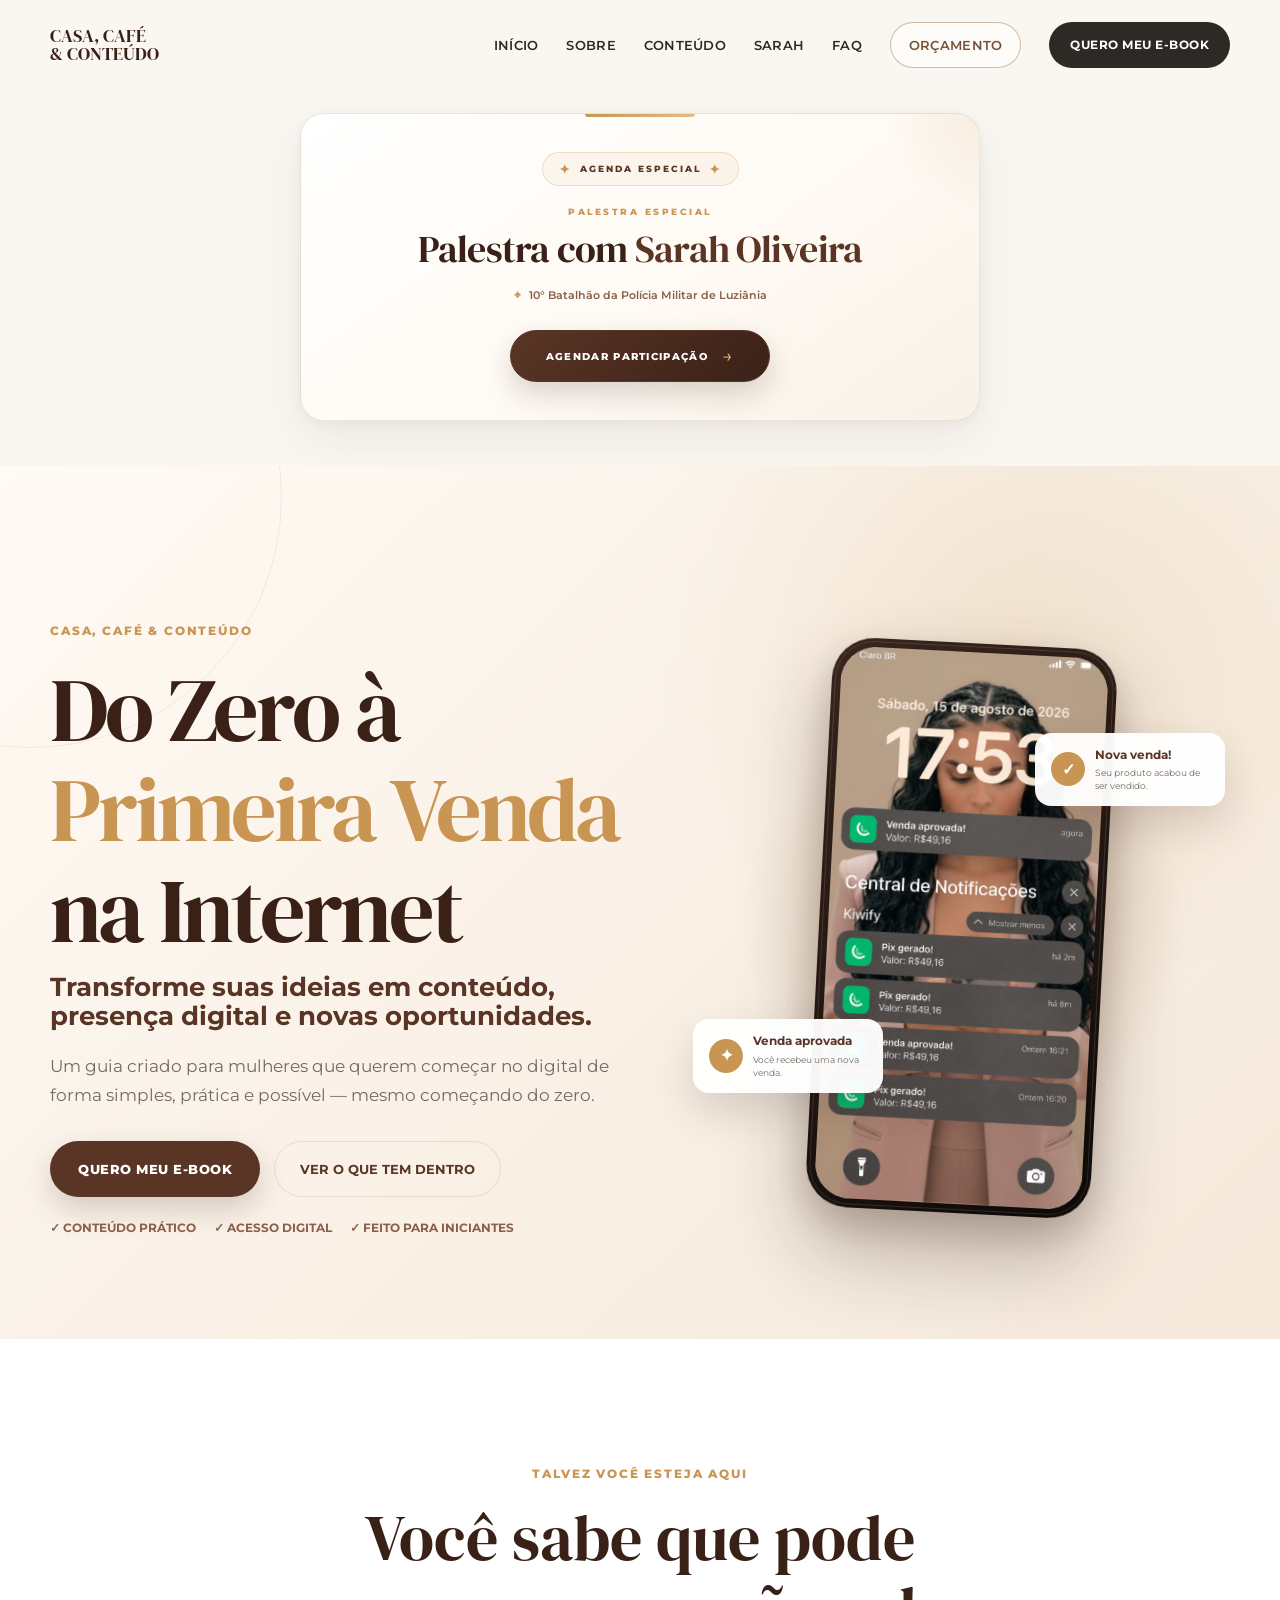
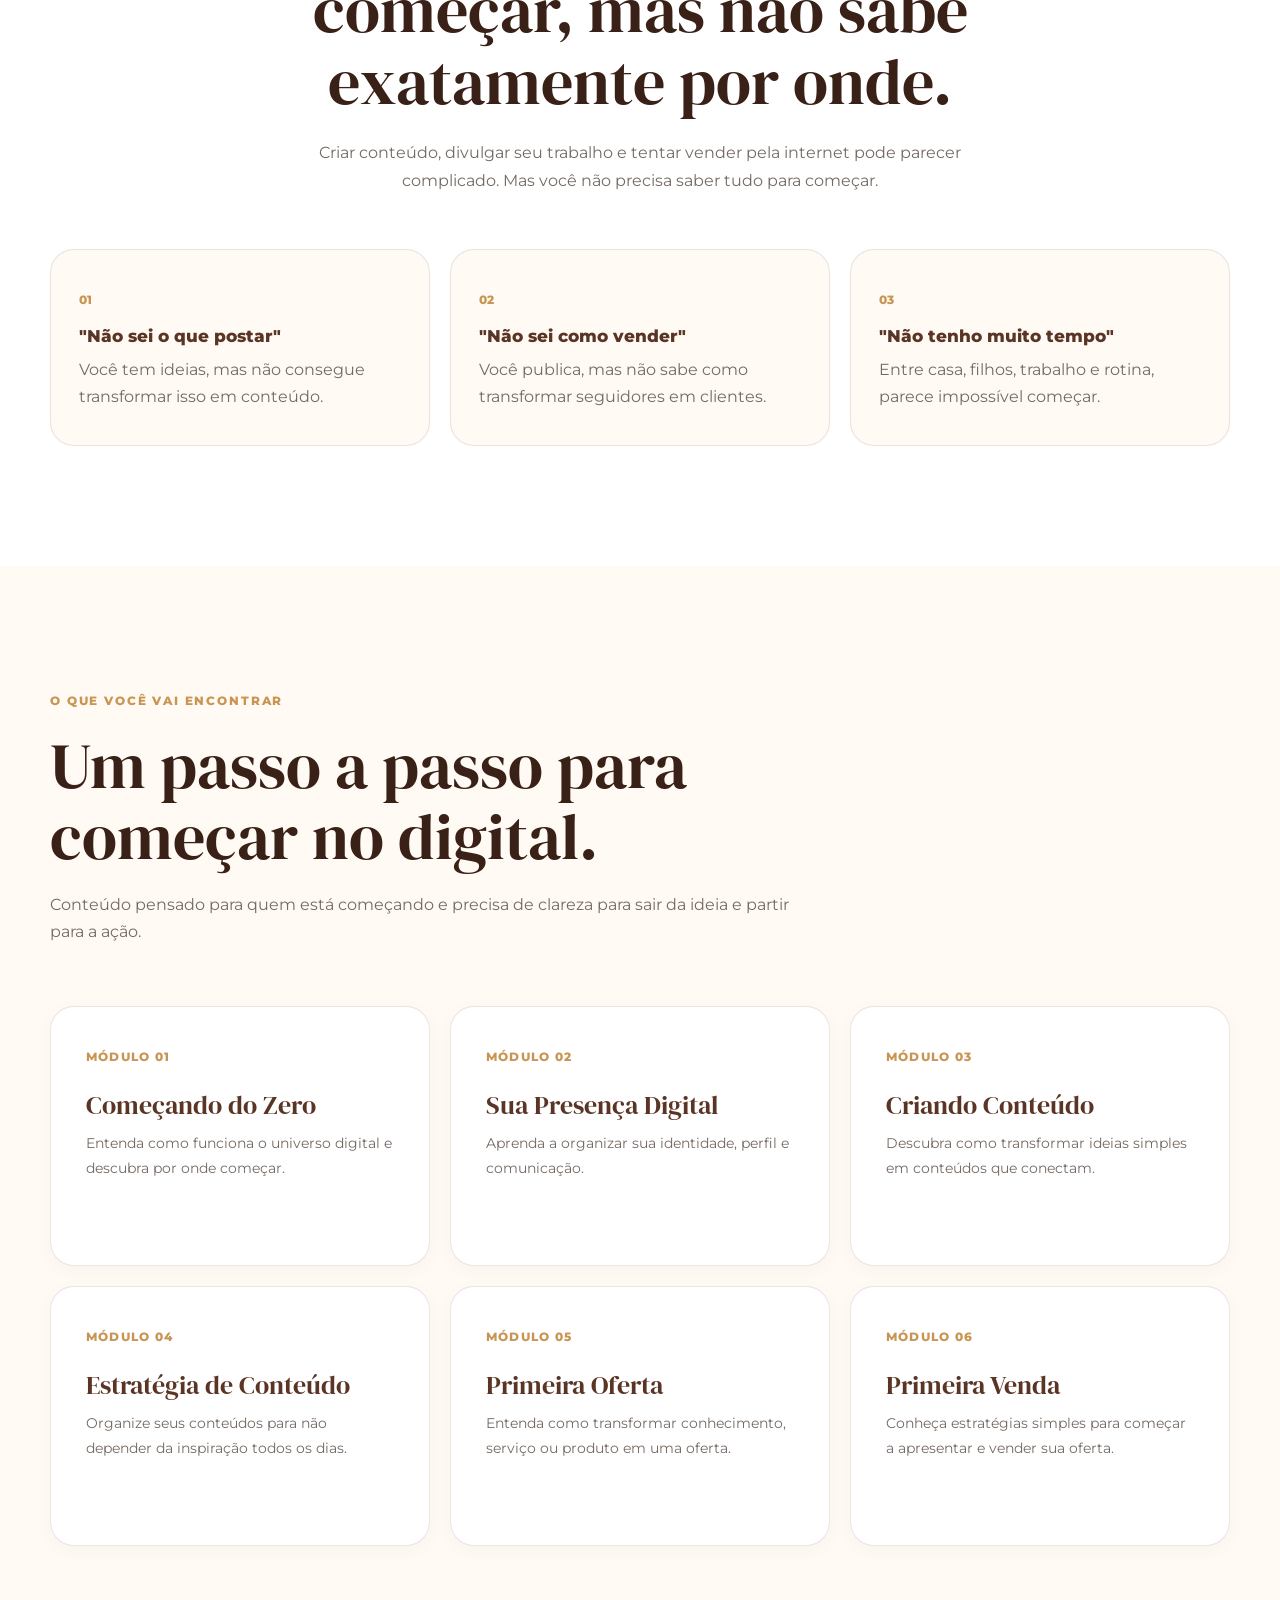
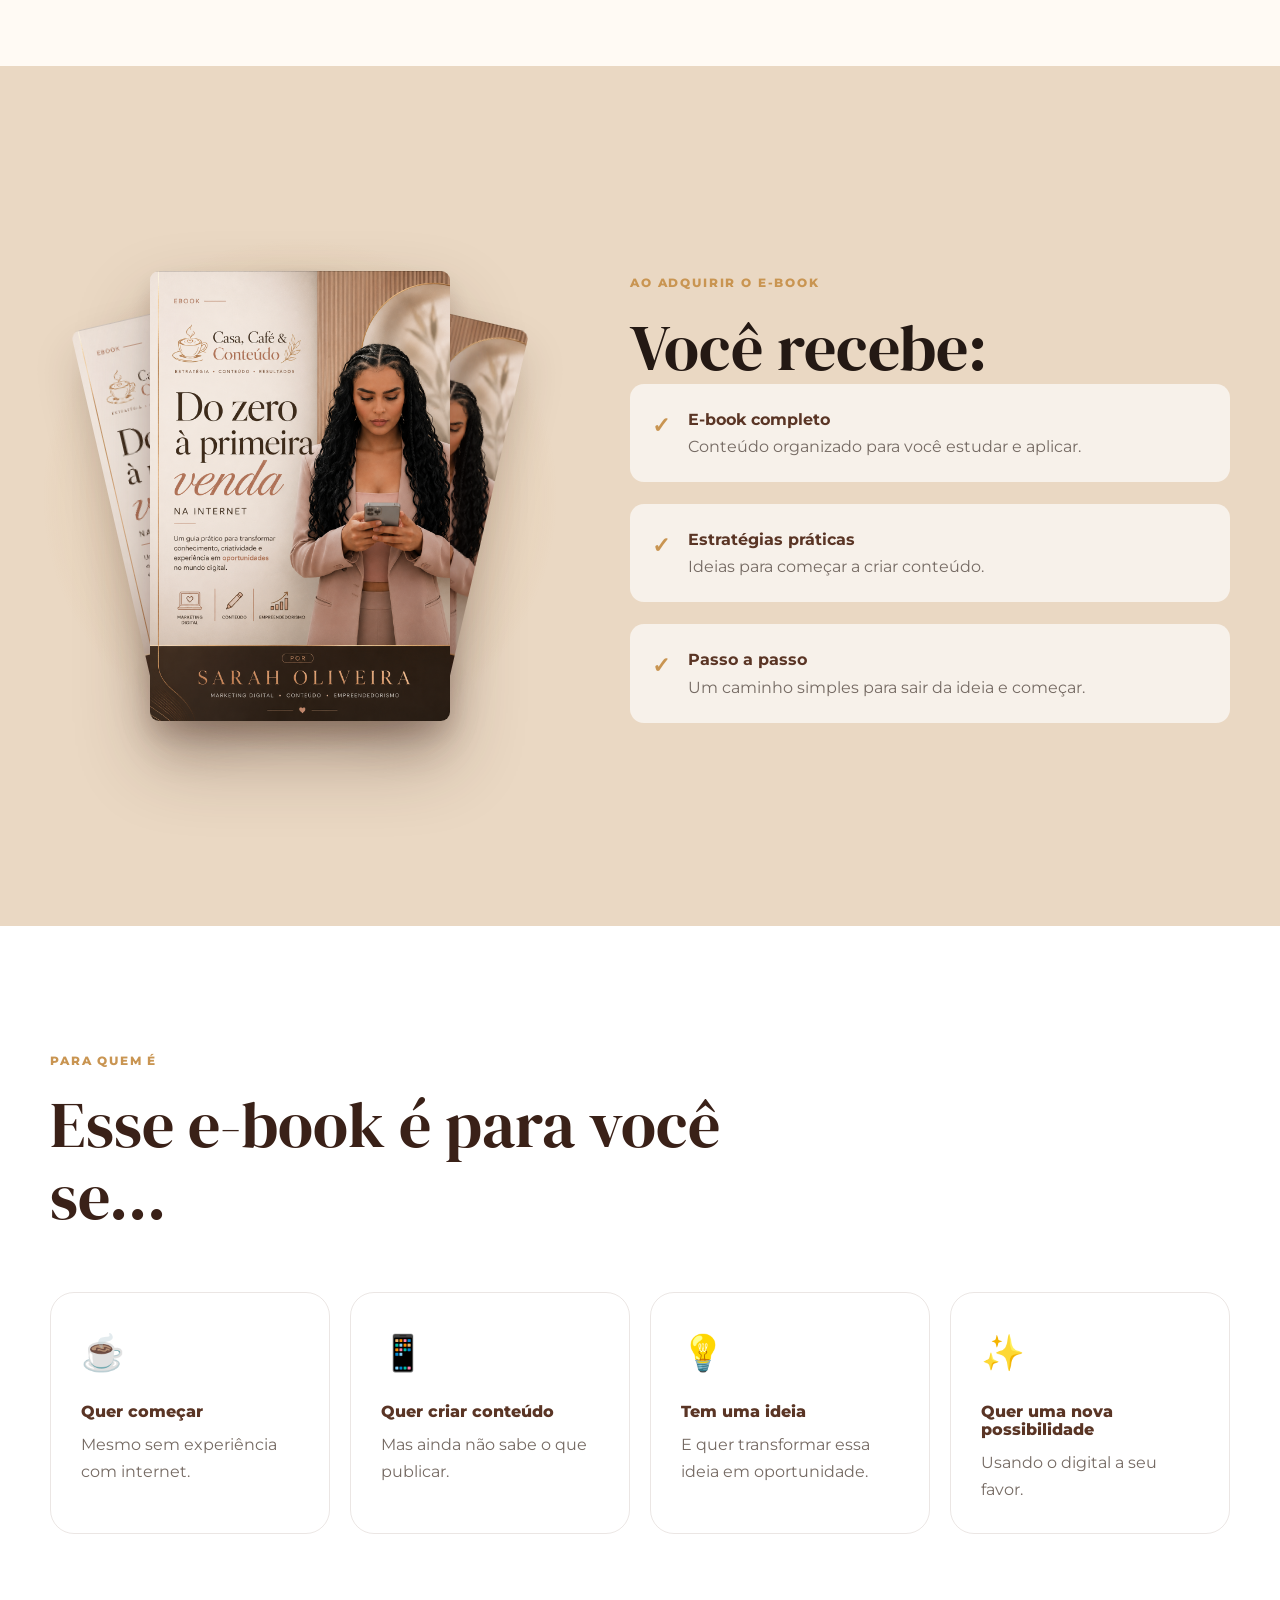
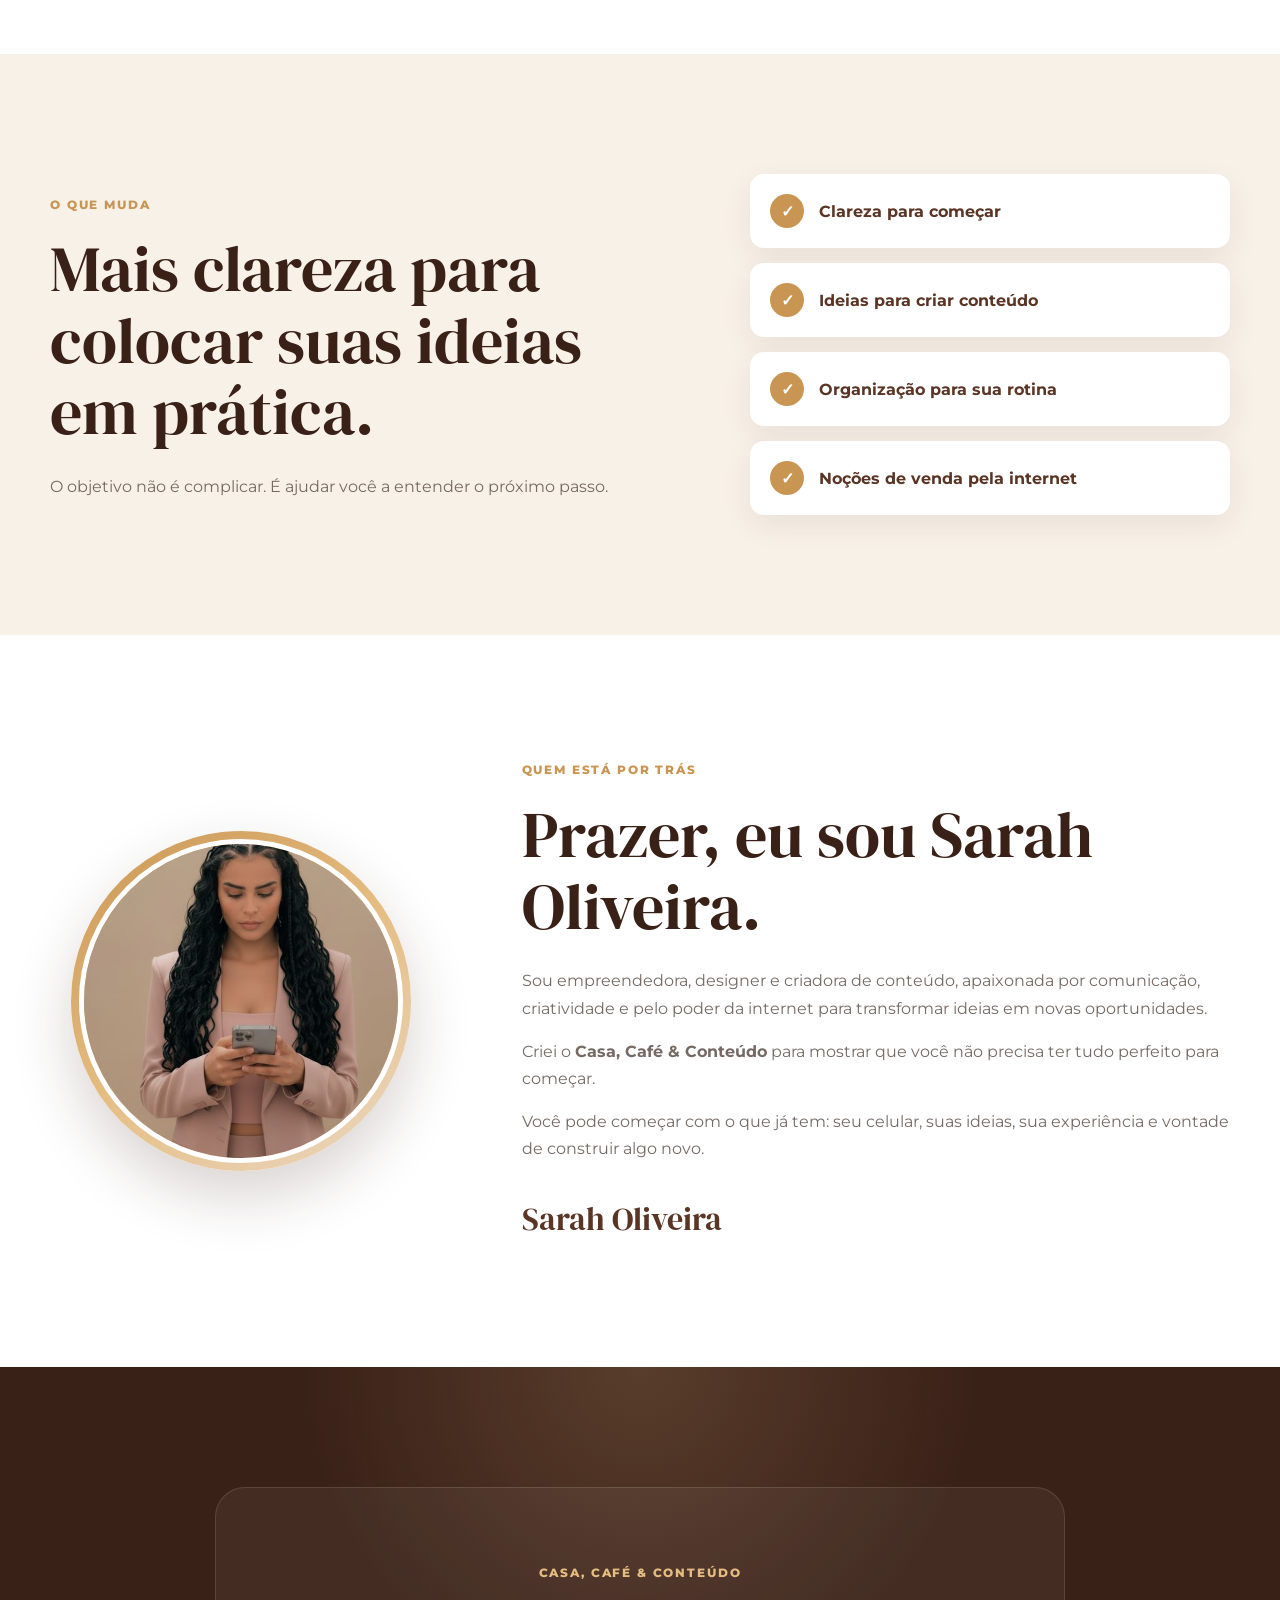
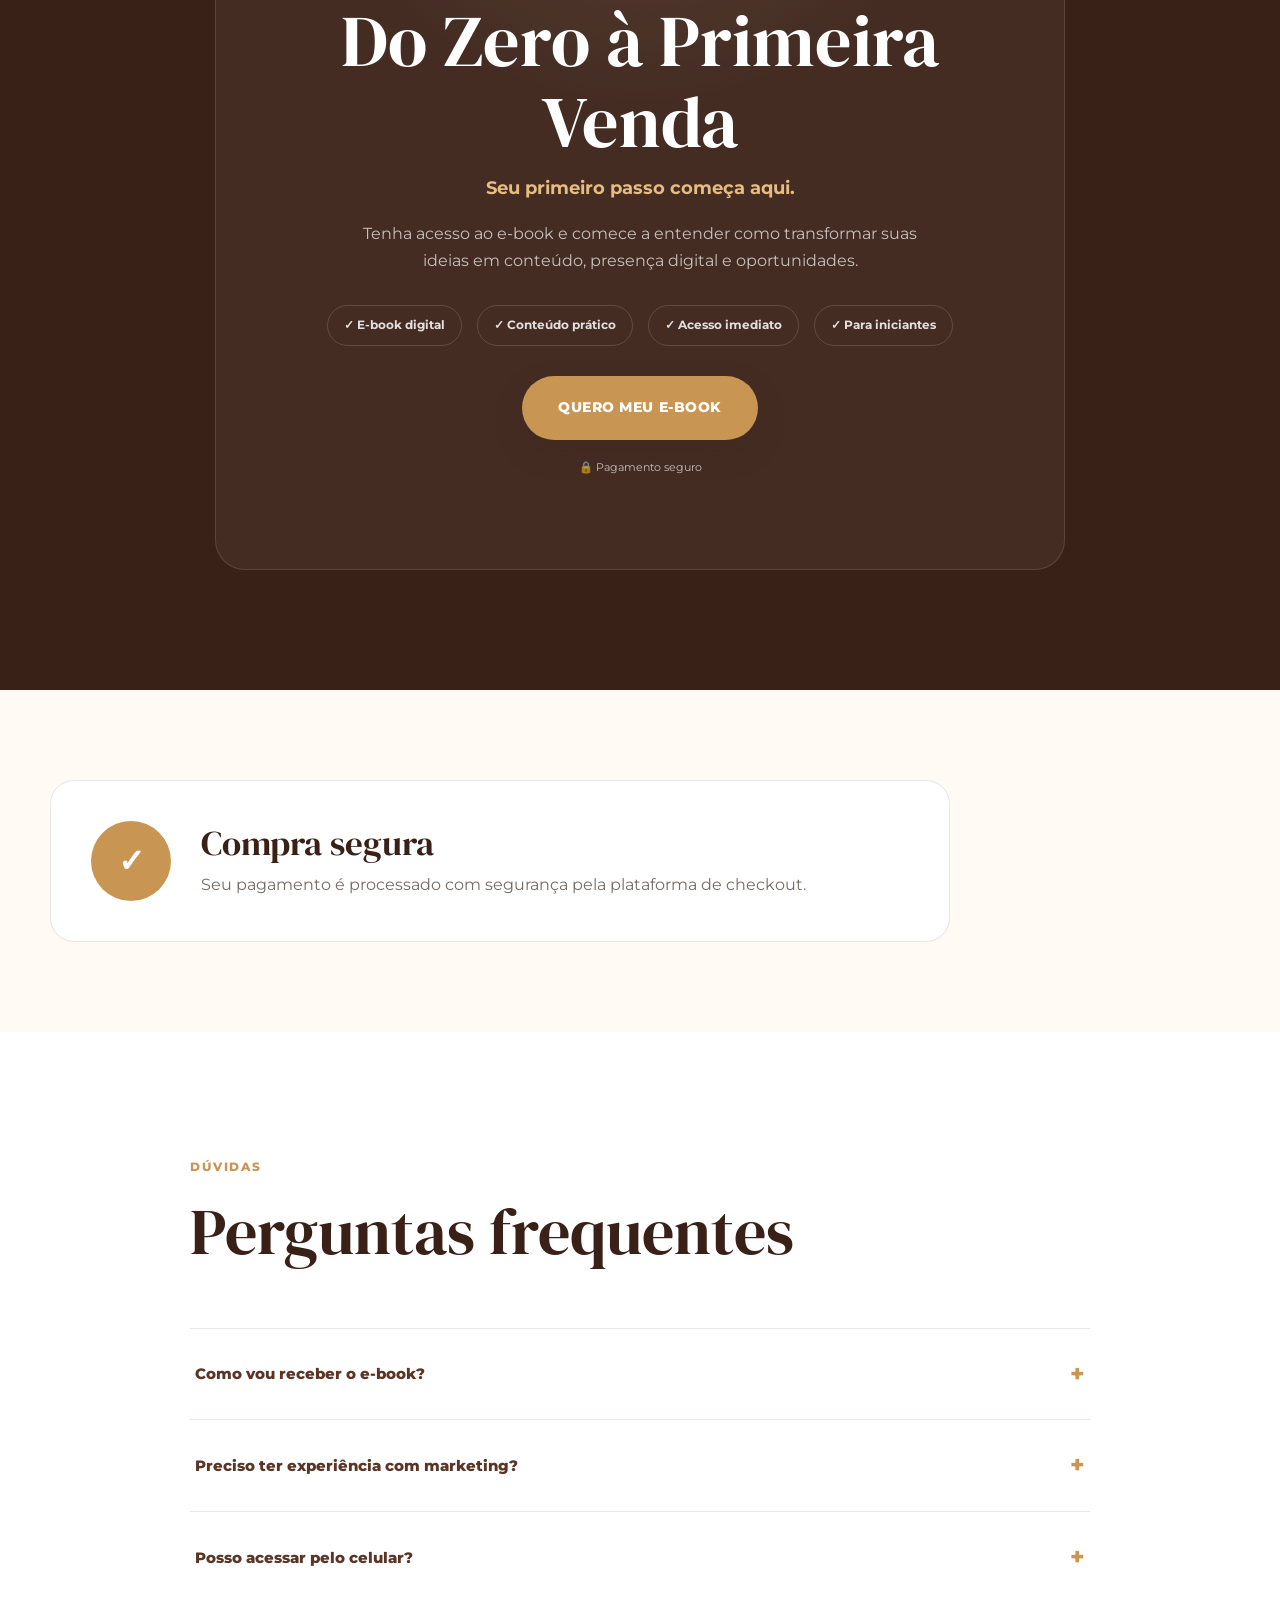
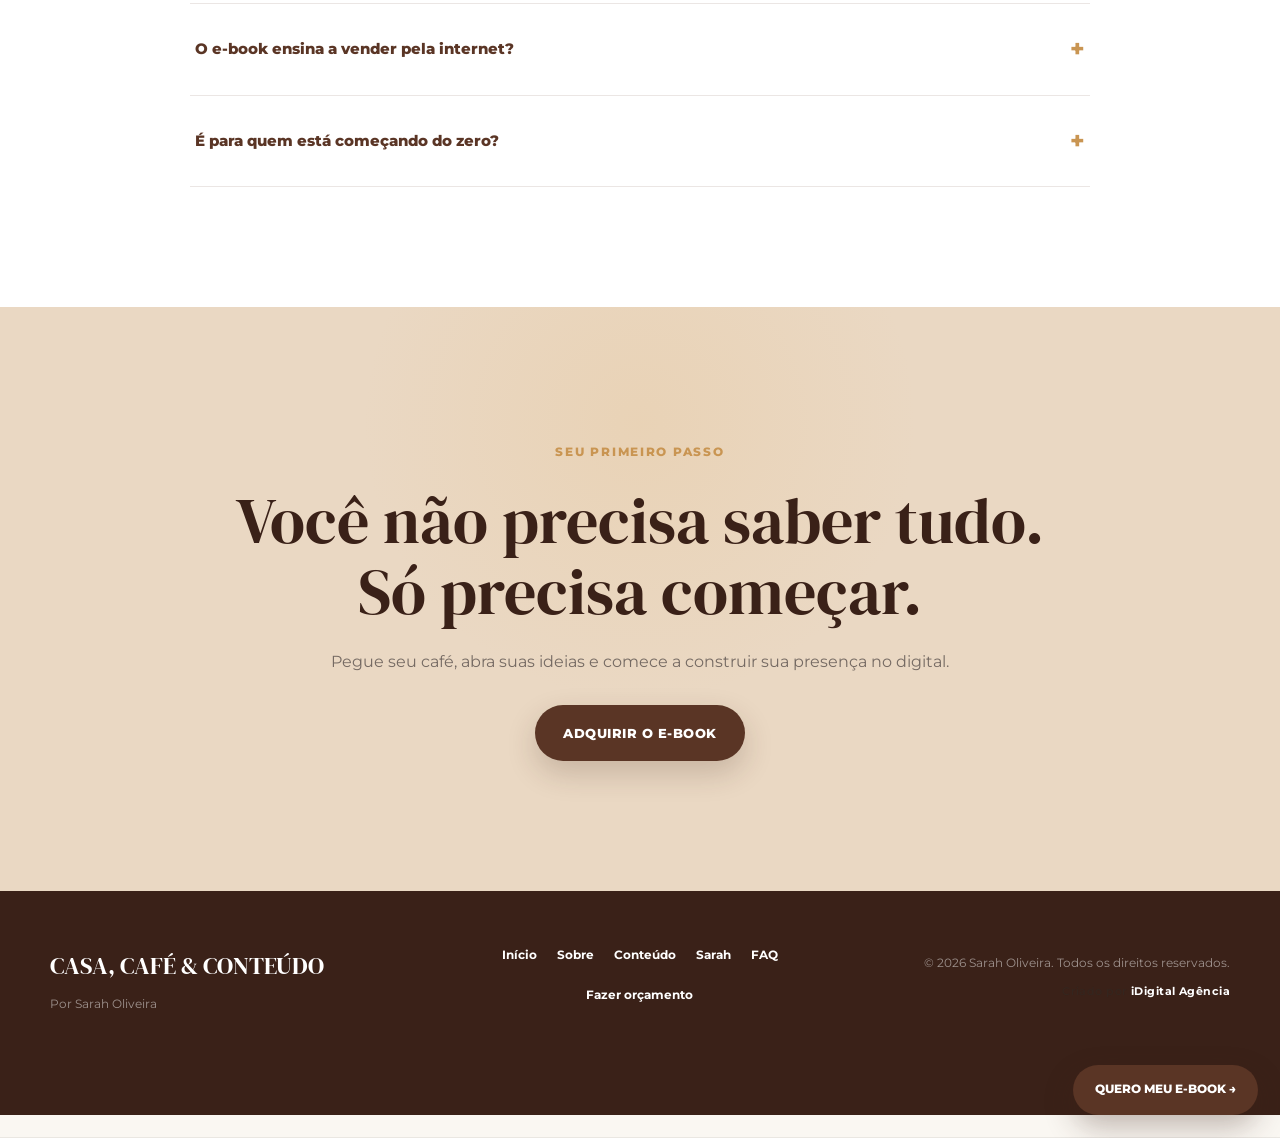
<file: index.html>
﻿<!DOCTYPE html>
<html lang="pt-BR">

<head>
    <meta charset="UTF-8">
    <meta name="viewport" content="width=device-width, initial-scale=1.0">

    <title>Casa, Café & Conteúdo | Sarah Oliveira</title>

    <meta name="description"
        content="Casa, Café & Conteúdo — Do Zero à Primeira Venda na Internet. Um guia para mulheres que desejam transformar ideias em oportunidades através da internet.">

    <!-- GOOGLE FONTS -->
    <link rel="preconnect" href="https://fonts.googleapis.com">
    <link rel="preconnect" href="https://fonts.gstatic.com" crossorigin>

    <link
        href="https://fonts.googleapis.com/css2?family=DM+Serif+Display&family=Montserrat:wght@400;500;600;700;800&display=swap"
        rel="stylesheet">

    <!-- CSS -->
    <link rel="stylesheet" href="style.css">
</head>

<body>

    <!-- =====================================================
         HEADER
    ====================================================== -->

    <header class="header">

        <div class="container">

            <nav class="nav">

                <a href="#inicio" class="logo">
                    CASA, CAFÉ
                    <br>
                    & CONTEÚDO
                </a>

                <div class="menu">

    <a href="#inicio">
        Início
    </a>

    <a href="#sobre">
        Sobre
    </a>

    <a href="#conteudo">
        Conteúdo
    </a>

    <a href="#autora">
        Sarah
    </a>

    <a href="#faq">
        FAQ
    </a>

    <!-- ORÇAMENTO -->
    <a href="orcamento.html">
        Orçamento
    </a>

    <a href="https://pay.kiwify.com.br/VkHYacC" class="nav-button">
        Quero meu e-book
    </a>

</div>

</div>

<!-- =====================================================
     AGENDA ESPECIAL — PALESTRA
===================================================== -->

<section class="agenda-palestra">

    <div class="agenda-data">
        <span class="agenda-icone">✦</span>
        Agenda Especial
        <span class="agenda-icone">✦</span>
    </div>

    <div class="agenda-conteudo">

        <span class="agenda-label">
            Palestra especial
        </span>

        <h3>
            Palestra com
            <strong>Sarah Oliveira</strong>
        </h3>

        <div class="agenda-local">
            <span>⌖</span>
            10° Batalhão da Polícia Militar de Luziânia
        </div>

        <a
            href="https://forms.cloud.microsoft/r/ES4S6NtJdA"
            target="_blank"
            rel="noopener noreferrer"
            class="agenda-botao"
        >
            <span>Agendar participação</span>
            <strong>→</strong>
        </a>

    </div>

</section>

    <!-- =====================================================
         HERO
    ====================================================== -->

    <main>

        <section class="hero" id="inicio">

            <div class="container">

                <div class="hero-grid">

                    <!-- TEXTO -->

                    <div class="hero-content">

                        <span class="eyebrow">
                            CASA, CAFÉ & CONTEÚDO
                        </span>

                        <h1>
                            Do Zero à
                            <span>Primeira Venda</span>
                            na Internet
                        </h1>

                        <h2>
                            Transforme suas ideias em conteúdo,
                            presença digital e novas oportunidades.
                        </h2>

                        <p class="hero-text">
                            Um guia criado para mulheres que querem
                            começar no digital de forma simples,
                            prática e possível — mesmo começando do zero.
                        </p>

                        <div class="hero-buttons">

                            <a href="https://pay.kiwify.com.br/VkHYacC" class="btn-primary">
                                QUERO MEU E-BOOK
                            </a>

                            <a href="#conteudo" class="btn-secondary">
                                VER O QUE TEM DENTRO
                            </a>

                        </div>

                        <div class="trust">

                            <span>✓ CONTEÚDO PRÁTICO</span>

                            <span>✓ ACESSO DIGITAL</span>

                            <span>✓ FEITO PARA INICIANTES</span>

                        </div>

                    </div>

                    

                     <!-- =====================================================
     CELULAR COM SUA IMAGEM
====================================================== -->

<div class="sales-phone-area">

    <!-- NOTIFICAÇÃO FLUTUANTE 1 -->
    <div class="sales-notification-card">

        <div class="sales-notification-icon">
            ✓
        </div>

        <div>
            <strong>Nova venda!</strong>
            <p>Seu produto acabou de ser vendido.</p>
        </div>

    </div>


    <!-- NOTIFICAÇÃO FLUTUANTE 2 -->
    <div class="sales-notification-card two">

        <div class="sales-notification-icon">
            ✦
        </div>

        <div>
            <strong>Venda aprovada</strong>
            <p>Você recebeu uma nova venda.</p>
        </div>

    </div>


    <!-- =================================================
         MOCKUP DO CELULAR
    ================================================== -->

    <div class="sales-phone">

        <div class="sales-phone-screen">

            <!-- SUA IMAGEM -->
            <img
                src="img/notificacao-kiwify.png"
                alt="Notificação de venda da Kiwify"
                class="kiwify-screen-image"
            >

        </div>

    </div>
    
</div>



            </div>

        </section>


        <!-- =====================================================
             PROBLEMA
        ====================================================== -->

        <section class="problem">

            <div class="container">

                <span class="section-label">
                    TALVEZ VOCÊ ESTEJA AQUI
                </span>

                <h2>
                    Você sabe que pode começar,
                    mas não sabe exatamente por onde.
                </h2>

                <p>
                    Criar conteúdo, divulgar seu trabalho e tentar
                    vender pela internet pode parecer complicado.
                    Mas você não precisa saber tudo para começar.
                </p>


                <div class="problem-grid">

                    <article class="problem-card">

                        <span>01</span>

                        <h3>
                            "Não sei o que postar"
                        </h3>

                        <p>
                            Você tem ideias, mas não consegue
                            transformar isso em conteúdo.
                        </p>

                    </article>


                    <article class="problem-card">

                        <span>02</span>

                        <h3>
                            "Não sei como vender"
                        </h3>

                        <p>
                            Você publica, mas não sabe como
                            transformar seguidores em clientes.
                        </p>

                    </article>


                    <article class="problem-card">

                        <span>03</span>

                        <h3>
                            "Não tenho muito tempo"
                        </h3>

                        <p>
                            Entre casa, filhos, trabalho e rotina,
                            parece impossível começar.
                        </p>

                    </article>

                </div>

            </div>

        </section>
                  

                </div>
       

        <!-- =====================================================
             CONTEÚDO
        ====================================================== -->

        <section class="content-section" id="conteudo">

            <div class="container">

                <div class="section-heading">

                    <span class="section-label">
                        O QUE VOCÊ VAI ENCONTRAR
                    </span>

                    <h2>
                        Um passo a passo para
                        começar no digital.
                    </h2>

                    <p>
                        Conteúdo pensado para quem está começando
                        e precisa de clareza para sair da ideia
                        e partir para a ação.
                    </p>

                </div>


                <div class="content-grid">

                    <article class="content-card">

                        <span class="content-number">
                            MÓDULO 01
                        </span>

                        <h3>
                            Começando do Zero
                        </h3>

                        <p>
                            Entenda como funciona o universo digital
                            e descubra por onde começar.
                        </p>

                    </article>


                    <article class="content-card">

                        <span class="content-number">
                            MÓDULO 02
                        </span>

                        <h3>
                            Sua Presença Digital
                        </h3>

                        <p>
                            Aprenda a organizar sua identidade,
                            perfil e comunicação.
                        </p>

                    </article>


                    <article class="content-card">

                        <span class="content-number">
                            MÓDULO 03
                        </span>

                        <h3>
                            Criando Conteúdo
                        </h3>

                        <p>
                            Descubra como transformar ideias simples
                            em conteúdos que conectam.
                        </p>

                    </article>


                    <article class="content-card">

                        <span class="content-number">
                            MÓDULO 04
                        </span>

                        <h3>
                            Estratégia de Conteúdo
                        </h3>

                        <p>
                            Organize seus conteúdos para não depender
                            da inspiração todos os dias.
                        </p>

                    </article>


                    <article class="content-card">

                        <span class="content-number">
                            MÓDULO 05
                        </span>

                        <h3>
                            Primeira Oferta
                        </h3>

                        <p>
                            Entenda como transformar conhecimento,
                            serviço ou produto em uma oferta.
                        </p>

                    </article>


                    <article class="content-card">

                        <span class="content-number">
                            MÓDULO 06
                        </span>

                        <h3>
                            Primeira Venda
                        </h3>

                        <p>
                            Conheça estratégias simples para começar
                            a apresentar e vender sua oferta.
                        </p>

                    </article>

                </div>

            </div>

        </section>


        <!-- =====================================================
             INCLUÍDO
        ====================================================== -->

        <section class="included">

            <div class="container">

                <div class="included-box">

                    <!-- MOCKUP DOS E-BOOKS -->

                    <div class="hero-image">

                        <div class="decor-circle"></div>

                        <div class="ebook-stack">

                            <!-- E-BOOK TRASEIRO ESQUERDO -->

                            <div class="ebook-back ebook-left">

                                <img
                                    src="img/capa-ebook.png"
                                    alt="Capa alternativa do e-book Casa, Café & Conteúdo"
                                >

                            </div>


                            <!-- E-BOOK TRASEIRO DIREITO -->

                            <div class="ebook-back ebook-right">

                                <img
                                    src="img/capa-ebook.png"
                                    alt="Capa alternativa do e-book Casa, Café & Conteúdo"
                                >

                            </div>


                            <!-- E-BOOK PRINCIPAL -->

                            <div class="ebook-main">

                                <img
                                    src="img/capa-ebook.png"
                                    alt="E-book Casa, Café & Conteúdo"
                                >

                            </div>

                        </div>

                    </div>


                    <div>

                        <span class="section-label">
                            AO ADQUIRIR O E-BOOK
                        </span>

                        <h2>
                            Você recebe:
                        </h2>

                        <div class="included-list">

                            <div>

                                <span>✓</span>

                                <p>
                                    <strong>E-book completo</strong><br>
                                    Conteúdo organizado para você
                                    estudar e aplicar.
                                </p>

                            </div>


                            <div>

                                <span>✓</span>

                                <p>
                                    <strong>Estratégias práticas</strong><br>
                                    Ideias para começar a criar
                                    conteúdo.
                                </p>

                            </div>


                            <div>

                                <span>✓</span>

                                <p>
                                    <strong>Passo a passo</strong><br>
                                    Um caminho simples para sair
                                    da ideia e começar.
                                </p>

                            </div>

                        </div>

                    </div>

                </div>

            </div>

        </section>


        <!-- =====================================================
             PARA QUEM É
        ====================================================== -->

        <section class="audience">

            <div class="container">

                <div class="section-heading">

                    <span class="section-label">
                        PARA QUEM É
                    </span>

                    <h2>
                        Esse e-book é para você se...
                    </h2>

                </div>


                <div class="audience-grid">

                    <article class="audience-item">

                        <span>☕</span>

                        <h3>
                            Quer começar
                        </h3>

                        <p>
                            Mesmo sem experiência
                            com internet.
                        </p>

                    </article>


                    <article class="audience-item">

                        <span>📱</span>

                        <h3>
                            Quer criar conteúdo
                        </h3>

                        <p>
                            Mas ainda não sabe
                            o que publicar.
                        </p>

                    </article>


                    <article class="audience-item">

                        <span>💡</span>

                        <h3>
                            Tem uma ideia
                        </h3>

                        <p>
                            E quer transformar
                            essa ideia em oportunidade.
                        </p>

                    </article>


                    <article class="audience-item">

                        <span>✨</span>

                        <h3>
                            Quer uma nova possibilidade
                        </h3>

                        <p>
                            Usando o digital a seu favor.
                        </p>

                    </article>

                </div>

            </div>

        </section>


        <!-- =====================================================
             BENEFÍCIOS
        ====================================================== -->

        <section class="benefits">

            <div class="container">

                <div class="benefits-grid">

                    <div>

                        <span class="section-label">
                            O QUE MUDA
                        </span>

                        <h2>
                            Mais clareza para
                            colocar suas ideias em prática.
                        </h2>

                        <p>
                            O objetivo não é complicar.
                            É ajudar você a entender o próximo passo.
                        </p>

                    </div>


                    <div class="benefit-list">

                        <div>

                            <span>✓</span>

                            <strong>
                                Clareza para começar
                            </strong>

                        </div>


                        <div>

                            <span>✓</span>

                            <strong>
                                Ideias para criar conteúdo
                            </strong>

                        </div>


                        <div>

                            <span>✓</span>

                            <strong>
                                Organização para sua rotina
                            </strong>

                        </div>


                        <div>

                            <span>✓</span>

                            <strong>
                                Noções de venda pela internet
                            </strong>

                        </div>

                    </div>

                </div>

            </div>

        </section>


        <!-- =====================================================
             AUTORA
        ====================================================== -->

      <section class="author" id="autora">

    <div class="container">

        <div class="author-grid">

            <div class="author-photo">

                <div class="author-photo-wrapper">

                    <img 
                        src="img/sarah-oliveira.jpeg" 
                        alt="Sarah Oliveira"
                    >

                </div>

            </div>

            <div class="author-content">

                <span class="section-label">
                    QUEM ESTÁ POR TRÁS
                </span>

                <h2>
                    Prazer, eu sou Sarah Oliveira.
                </h2>

                <p>
                    Sou empreendedora, designer e criadora de conteúdo,
                    apaixonada por comunicação, criatividade e pelo poder
                    da internet para transformar ideias em novas oportunidades.
                </p>

                <p>
                    Criei o <strong>Casa, Café & Conteúdo</strong> para mostrar
                    que você não precisa ter tudo perfeito para começar.
                </p>

                <p>
                    Você pode começar com o que já tem:
                    seu celular, suas ideias, sua experiência e vontade
                    de construir algo novo.
                </p>

                <div class="author-signature">
                    Sarah Oliveira
                </div>

            </div>

        </div>

    </div>

</section>


        <!-- =====================================================
             OFERTA
        ====================================================== -->

        <section class="offer" id="oferta">

            <div class="container">

                <div class="offer-card">

                    <span class="section-label">
                        CASA, CAFÉ & CONTEÚDO
                    </span>

                    <h2>
                        Do Zero à Primeira Venda
                    </h2>

                    <h3>
                        Seu primeiro passo começa aqui.
                    </h3>

                    <p>
                        Tenha acesso ao e-book e comece a entender
                        como transformar suas ideias em conteúdo,
                        presença digital e oportunidades.
                    </p>


                    <div class="offer-features">

                        <span>✓ E-book digital</span>

                        <span>✓ Conteúdo prático</span>

                        <span>✓ Acesso imediato</span>

                        <span>✓ Para iniciantes</span>

                    </div>


                    <!-- LINK KIWIFY -->

                    <a
                        href="https://pay.kiwify.com.br/VkHYacC"
                        class="btn-primary btn-large"
                        target="_blank"
                        rel="noopener noreferrer"
                    >
                        QUERO MEU E-BOOK
                    </a>

                    <p class="secure">
                        🔒 Pagamento seguro
                    </p>

                </div>

            </div>

        </section>


        <!-- =====================================================
             GARANTIA
        ====================================================== -->

        <section class="guarantee">

            <div class="container">

                <div class="guarantee-box">

                    <div class="guarantee-icon">
                        ✓
                    </div>

                    <div>

                        <h2>
                            Compra segura
                        </h2>

                        <p>
                            Seu pagamento é processado
                            com segurança pela plataforma
                            de checkout.
                        </p>

                    </div>

                </div>

            </div>

        </section>


        <!-- =====================================================
             FAQ
        ====================================================== -->

        <section class="faq" id="faq">

            <div class="container narrow">

                <div class="section-heading">

                    <span class="section-label">
                        DÚVIDAS
                    </span>

                    <h2>
                        Perguntas frequentes
                    </h2>

                </div>


                <div class="faq-list">

                    <details>

                        <summary>
                            Como vou receber o e-book?
                            <span>+</span>
                        </summary>

                        <p>
                            Após a confirmação da compra,
                            você receberá as instruções de acesso
                            ao produto digital.
                        </p>

                    </details>


                    <details>

                        <summary>
                            Preciso ter experiência com marketing?
                            <span>+</span>
                        </summary>

                        <p>
                            Não. O conteúdo foi pensado para quem
                            está começando e quer entender o digital
                            de maneira simples e prática.
                        </p>

                    </details>


                    <details>

                        <summary>
                            Posso acessar pelo celular?
                            <span>+</span>
                        </summary>

                        <p>
                            Sim. O material digital pode ser acessado
                            pelo celular, computador ou tablet.
                        </p>

                    </details>


                    <details>

                        <summary>
                            O e-book ensina a vender pela internet?
                            <span>+</span>
                        </summary>

                        <p>
                            Sim. Você encontrará orientações para
                            entender conteúdo, oferta e os primeiros
                            passos para realizar uma venda.
                        </p>

                    </details>


                    <details>

                        <summary>
                            É para quem está começando do zero?
                            <span>+</span>
                        </summary>

                        <p>
                            Sim. Essa é justamente a proposta do
                            Casa, Café & Conteúdo.
                        </p>

                    </details>

                </div>

            </div>

        </section>


        <!-- =====================================================
             CTA FINAL
        ====================================================== -->

        <section class="final-cta">

            <div class="container">

                <div class="final-cta-content">

                    <span>
                        SEU PRIMEIRO PASSO
                    </span>

                    <h2>
                        Você não precisa saber tudo.
                        Só precisa começar.
                    </h2>

                    <p>
                        Pegue seu café, abra suas ideias
                        e comece a construir sua presença no digital.
                    </p>

                    <a
                        href="https://pay.kiwify.com.br/VkHYacC"
                        class="btn-primary"
                        target="_blank"
                        rel="noopener noreferrer"
                    >
                        ADQUIRIR O E-BOOK
                    </a>

                </div>

            </div>

        </section>

    </main>


    <!-- =====================================================
         FOOTER
    ====================================================== -->

    <footer class="footer">

        <div class="container">

            <div class="footer-content">

                <div>

                    <div class="footer-logo">
                        CASA, CAFÉ & CONTEÚDO
                    </div>

                    <p>
                        Por Sarah Oliveira
                    </p>

                </div>


                <div class="footer-links">

    <a href="#inicio">
        Início
    </a>

    <a href="#sobre">
        Sobre
    </a>

    <a href="#conteudo">
        Conteúdo
    </a>

    <a href="#autora">
        Sarah
    </a>

    <a href="#faq">
        FAQ
    </a>

    <a href="orcamento.html">
        Fazer orçamento
    </a>

</div>


                <div class="footer-copy">

    <p>
        © 2026 Sarah Oliveira.
        Todos os direitos reservados.
    </p>

    <span class="created-by">
        Criado por
        <strong>iDigital Agência</strong>
    </span>

</div>
    </footer>


    <!-- =====================================================
         BOTÃO FLUTUANTE
    ====================================================== -->

    <a
        href="https://pay.kiwify.com.br/VkHYacC"
        class="floating-button"
        target="_blank"
        rel="noopener noreferrer"
    >
        QUERO MEU E-BOOK →
    </a>

</body>

</html>
</file>
<file: style.css>
﻿/* =========================================================
   CASA, CAFÉ & CONTEÚDO
   STYLE.CSS
   Sarah Oliveira
========================================================= */

:root {
    --coffee: #5a3525;
    --coffee-dark: #3a2118;
    --coffee-light: #8b6049;
    --cream: #f8f1e8;
    --cream-light: #fffaf4;
    --beige: #ead8c3;
    --gold: #c99552;
    --gold-light: #e5bd82;
    --white: #ffffff;
    --black: #241914;
    --gray: #756a63;
    --border: rgba(90, 53, 37, 0.12);

    --shadow: 0 20px 60px rgba(58, 33, 24, 0.12);
    --shadow-soft: 0 10px 30px rgba(58, 33, 24, 0.08);

    --radius: 24px;
    --radius-small: 14px;

    --container: 1180px;
}


/* =========================================================
   RESET
========================================================= */

* {
    margin: 0;
    padding: 0;
    box-sizing: border-box;
}

html {
    scroll-behavior: smooth;
}

body {
    font-family: "Montserrat", sans-serif;
    color: var(--black);
    background: var(--cream-light);
    line-height: 1.7;
    overflow-x: hidden;
}

img {
    max-width: 100%;
    display: block;
}

a {
    color: inherit;
    text-decoration: none;
}

button,
a {
    -webkit-tap-highlight-color: transparent;
}


/* =========================================================
   CONTAINER
========================================================= */

.container {
    width: min(100% - 40px, var(--container));
    margin: 0 auto;
}

.narrow {
    max-width: 900px;
}


/* =========================================================
   TIPOGRAFIA
========================================================= */

h1,
h2,
h3 {
    font-family: "DM Serif Display", serif;
    font-weight: 400;
    line-height: 1.12;
}

h1 {
    font-size: clamp(3.4rem, 7vw, 6.7rem);
}

h2 {
    font-size: clamp(2.4rem, 5vw, 4.4rem);
}

h3 {
    font-size: 1.6rem;
}

p {
    color: var(--gray);
}


/* =========================================================
   HEADER
========================================================= */

.header {
    position: absolute;
    top: 0;
    left: 0;
    width: 100%;
    z-index: 100;
    padding: 22px 0;
}

.nav {
    display: flex;
    align-items: center;
    justify-content: space-between;
    gap: 30px;
}

.logo {
    display: flex;
    align-items: center;
    gap: 10px;
    color: var(--coffee-dark);
    font-family: "DM Serif Display", serif;
    font-size: 1.1rem;
    line-height: 1.05;
}

.logo:first-letter {
    font-size: 1.8rem;
}

.menu {
    display: flex;
    align-items: center;
    gap: 28px;
    font-size: 0.78rem;
    font-weight: 700;
    text-transform: uppercase;
    letter-spacing: 0.04em;
}

.menu a {
    transition: 0.3s ease;
}

.menu a:hover {
    color: var(--gold);
}

.nav-button {
    padding: 12px 20px;
    background: var(--coffee);
    color: var(--white) !important;
    border-radius: 100px;
}

.nav-button:hover {
    background: var(--coffee-dark);
    transform: translateY(-2px);
}


/* =========================================================
   HERO
========================================================= */

.hero {
    min-height: 850px;
    padding: 150px 0 100px;

    background:
        radial-gradient(
            circle at 80% 20%,
            rgba(201, 149, 82, 0.15),
            transparent 30%
        ),
        linear-gradient(
            135deg,
            #fffaf4 0%,
            #f4e8da 100%
        );

    position: relative;
    overflow: hidden;
}

.hero::before {
    content: "";
    position: absolute;

    width: 500px;
    height: 500px;

    border: 1px solid rgba(90, 53, 37, 0.08);

    border-radius: 50%;

    top: -220px;
    left: -220px;
}

.hero-grid {
    display: grid;

    grid-template-columns:
        1.05fr
        0.95fr;

    align-items: center;

    gap: 50px;
}

.eyebrow,
.section-label {
    display: inline-block;

    color: var(--gold);

    font-size: 0.72rem;

    font-weight: 800;

    letter-spacing: 0.16em;

    text-transform: uppercase;

    margin-bottom: 18px;
}

.hero h1 {
    color: var(--coffee-dark);
    letter-spacing: -0.035em;
}

.hero h1 span {
    display: block;
    color: var(--gold);
}

.hero h2 {
    margin-top: 12px;

    font-family: "Montserrat", sans-serif;

    font-size: clamp(1.2rem, 2vw, 1.7rem);

    font-weight: 700;

    color: var(--coffee);
}

.hero-text {
    max-width: 650px;

    margin-top: 22px;

    font-size: 1.05rem;
}

.hero-buttons {
    display: flex;

    flex-wrap: wrap;

    align-items: center;

    gap: 14px;

    margin-top: 32px;
}


/* =========================================================
   BOTÕES
========================================================= */

.btn-primary {
    display: inline-flex;

    align-items: center;
    justify-content: center;

    min-height: 56px;

    padding: 0 28px;

    background: var(--coffee);

    color: var(--white);

    border-radius: 100px;

    font-size: 0.82rem;

    font-weight: 800;

    letter-spacing: 0.04em;

    box-shadow:
        0 12px 30px rgba(58, 33, 24, 0.2);

    transition: 0.3s ease;
}

.btn-primary:hover {
    background: var(--coffee-dark);

    transform: translateY(-4px);

    box-shadow:
        0 18px 40px rgba(58, 33, 24, 0.25);
}

.btn-secondary {
    min-height: 56px;

    display: inline-flex;

    align-items: center;
    justify-content: center;

    padding: 0 25px;

    border: 1px solid var(--border);

    border-radius: 100px;

    color: var(--coffee);

    font-size: 0.82rem;

    font-weight: 700;

    transition: 0.3s ease;
}

.btn-secondary:hover {
    background: var(--white);

    border-color: var(--gold);
}

.btn-large {
    min-height: 64px;

    padding: 0 36px;

    font-size: 0.88rem;

    background: var(--gold);
}

.btn-large:hover {
    background: var(--gold-light);

    color: var(--coffee-dark);
}

.trust {
    display: flex;

    flex-wrap: wrap;

    gap: 18px;

    margin-top: 22px;

    font-size: 0.72rem;

    font-weight: 700;

    color: var(--coffee-light);
}


/* =========================================================
   HERO IMAGE
========================================================= */

.hero-image {
    position: relative;

    width: 100%;

    min-height: 620px;

    display: flex;

    align-items: center;

    justify-content: center;

    padding: 30px 20px;

    overflow: visible;
}


/* =========================================================
   CÍRCULO DECORATIVO
========================================================= */

.decor-circle {
    position: absolute;

    width: 520px;
    height: 520px;

    top: 50%;
    left: 50%;

    transform: translate(-50%, -50%);

    border-radius: 50%;

    background:
        radial-gradient(
            circle,
            rgba(201, 149, 82, 0.16),
            rgba(201, 149, 82, 0.03) 65%,
            transparent 70%
        );

    z-index: 0;
}


/* =========================================================
   E-BOOK STACK
========================================================= */

.ebook-stack {
    position: relative;

    width: 460px;
    height: 560px;

    display: flex;

    align-items: center;
    justify-content: center;

    margin: 0 auto;

    perspective: 1200px;

    z-index: 4;
}


/* =========================================================
   E-BOOKS TRASEIROS
========================================================= */

.ebook-back {
    position: absolute;

    width: 265px;

    overflow: hidden;

    border-radius: 9px;

    box-shadow:
        0 25px 45px rgba(58, 33, 24, 0.22);

    will-change: transform;
}

.ebook-back img {
    width: 100%;
    height: auto;

    display: block;
}


/* =========================================================
   E-BOOK ESQUERDO
========================================================= */

.ebook-left {
    left: 42px;

    top: 50%;

    z-index: 1;

    transform:
        translateY(-50%)
        rotate(-13deg);

    animation:
        ebookLeftElegant
        6s
        ease-in-out
        infinite;
}


/* =========================================================
   E-BOOK DIREITO
========================================================= */

.ebook-right {
    right: 42px;

    top: 50%;

    z-index: 1;

    transform:
        translateY(-50%)
        rotate(13deg);

    animation:
        ebookRightElegant
        6s
        ease-in-out
        infinite;
}


/* =========================================================
   E-BOOK PRINCIPAL
========================================================= */

.ebook-main {
    position: absolute;

    width: 300px;

    top: 50%;
    left: 50%;

    z-index: 5;

    overflow: hidden;

    border-radius: 9px;

    transform:
        translate(-50%, -50%);

    box-shadow:
        0 38px 75px rgba(58, 33, 24, 0.30),
        0 12px 25px rgba(58, 33, 24, 0.13);

    animation:
        ebookMainElegant
        5s
        ease-in-out
        infinite;

    will-change: transform;
}

.ebook-main img {
    width: 100%;
    height: auto;

    display: block;
}


/* =========================================================
   BRILHO DA CAPA
========================================================= */

.ebook-main::after {
    content: "";

    position: absolute;

    inset: 0;

    background:
        linear-gradient(
            120deg,
            transparent 35%,
            rgba(255, 255, 255, 0.18) 50%,
            transparent 65%
        );

    transform: translateX(-120%);

    animation:
        ebookShine
        7s
        ease-in-out
        infinite;

    pointer-events: none;
}


/* =========================================================
   SOMBRA NO CHÃO
========================================================= */

.ebook-stack::after {
    content: "";

    position: absolute;

    width: 280px;
    height: 35px;

    left: 50%;
    bottom: 48px;

    transform: translateX(-50%);

    background:
        rgba(58, 33, 24, 0.24);

    border-radius: 50%;

    filter: blur(25px);

    z-index: 0;

    animation:
        ebookShadowElegant
        5s
        ease-in-out
        infinite;
}


/* =========================================================
   ANIMAÇÃO E-BOOK PRINCIPAL
========================================================= */

@keyframes ebookMainElegant {

    0% {
        transform:
            translate(-50%, -50%)
            translateY(0)
            rotateZ(0deg)
            rotateY(0deg);
    }

    25% {
        transform:
            translate(-50%, -50%)
            translateY(-9px)
            rotateZ(-0.7deg)
            rotateY(1deg);
    }

    50% {
        transform:
            translate(-50%, -50%)
            translateY(-16px)
            rotateZ(0.5deg)
            rotateY(-1deg);
    }

    75% {
        transform:
            translate(-50%, -50%)
            translateY(-8px)
            rotateZ(-0.5deg)
            rotateY(0.5deg);
    }

    100% {
        transform:
            translate(-50%, -50%)
            translateY(0)
            rotateZ(0deg)
            rotateY(0deg);
    }
}


/* =========================================================
   ANIMAÇÃO E-BOOK ESQUERDO
========================================================= */

@keyframes ebookLeftElegant {

    0%,
    100% {
        transform:
            translateY(-50%)
            rotate(-13deg);
    }

    50% {
        transform:
            translate(-8px, calc(-50% - 8px))
            rotate(-16deg);
    }
}


/* =========================================================
   ANIMAÇÃO E-BOOK DIREITO
========================================================= */

@keyframes ebookRightElegant {

    0%,
    100% {
        transform:
            translateY(-50%)
            rotate(13deg);
    }

    50% {
        transform:
            translate(8px, calc(-50% - 8px))
            rotate(16deg);
    }
}


/* =========================================================
   SOMBRA
========================================================= */

@keyframes ebookShadowElegant {

    0%,
    100% {
        transform:
            translateX(-50%)
            scale(1);

        opacity: 0.65;
    }

    50% {
        transform:
            translateX(-50%)
            scale(0.82);

        opacity: 0.38;
    }
}


/* =========================================================
   BRILHO
========================================================= */

@keyframes ebookShine {

    0%,
    65% {
        transform:
            translateX(-120%);
    }

    80% {
        transform:
            translateX(120%);
    }

    100% {
        transform:
            translateX(120%);
    }
}


/* =========================================================
   HOVER DESKTOP
========================================================= */

@media (min-width: 651px) {

    .ebook-stack:hover .ebook-left {

        animation-play-state: paused;

        transform:
            translate(-15px, calc(-50% - 5px))
            rotate(-17deg);
    }

    .ebook-stack:hover .ebook-right {

        animation-play-state: paused;

        transform:
            translate(15px, calc(-50% - 5px))
            rotate(17deg);
    }

    .ebook-stack:hover .ebook-main {

        animation-play-state: paused;

        transform:
            translate(-50%, calc(-50% - 18px))
            scale(1.035);
    }
}


/* =========================================================
   PROBLEM
========================================================= */

.problem {
    padding: 120px 0;

    background: var(--white);

    text-align: center;
}

.problem h2 {
    max-width: 800px;

    margin: 0 auto 22px;

    color: var(--coffee-dark);
}

.problem > .container > p {
    max-width: 700px;

    margin: auto;
}

.problem-grid {
    display: grid;

    grid-template-columns:
        repeat(3, 1fr);

    gap: 20px;

    margin-top: 55px;
}

.problem-card {
    padding: 35px 28px;

    text-align: left;

    border: 1px solid var(--border);

    border-radius: var(--radius);

    background: var(--cream-light);

    transition: 0.3s ease;
}

.problem-card:hover {
    transform: translateY(-7px);

    box-shadow: var(--shadow-soft);
}

.problem-card span {
    color: var(--gold);

    font-weight: 800;

    font-size: 0.75rem;
}

.problem-card h3 {
    margin: 15px 0 10px;

    color: var(--coffee);

    font-family: "Montserrat", sans-serif;

    font-size: 1.05rem;

    font-weight: 800;
}


/* =========================================================
   TRANSFORMATION
========================================================= */

.transformation {
    padding: 110px 0;

    background: var(--coffee);

    color: var(--white);
}

.transformation-grid {
    display: grid;

    grid-template-columns:
        1fr 1fr;

    gap: 80px;

    align-items: center;
}

.transformation .section-label {
    color: var(--gold-light);
}

.transformation h2 {
    color: var(--white);
}

.transformation p {
    margin-bottom: 18px;

    color: rgba(255, 255, 255, 0.72);
}

.transformation strong {
    color: var(--gold-light);
}


/* =========================================================
   CONTENT
========================================================= */

.content-section {
    padding: 120px 0;

    background: var(--cream-light);
}

.section-heading {
    max-width: 750px;

    margin-bottom: 60px;
}

.section-heading h2 {
    color: var(--coffee-dark);

    margin-bottom: 18px;
}

.content-grid {
    display: grid;

    grid-template-columns:
        repeat(3, 1fr);

    gap: 20px;
}

.content-card {
    position: relative;

    min-height: 260px;

    padding: 35px;

    border-radius: var(--radius);

    background: var(--white);

    border: 1px solid var(--border);

    box-shadow:
        0 5px 20px rgba(58, 33, 24, 0.03);

    transition: 0.3s ease;
}

.content-card:hover {
    transform: translateY(-8px);

    box-shadow: var(--shadow);
}

.content-number {
    color: var(--gold);

    font-size: 0.78rem;

    font-weight: 800;

    letter-spacing: 0.1em;
}

.content-card h3 {
    margin: 22px 0 12px;

    color: var(--coffee);
}

.content-card p {
    font-size: 0.9rem;
}


/* =========================================================
   INCLUDED
========================================================= */

.included {
    padding: 120px 0;

    background: var(--beige);
}

.included-box {
    display: grid;

    grid-template-columns:
        0.8fr 1.2fr;

    gap: 80px;

    align-items: center;
}

.fake-book {
    width: 280px;

    min-height: 390px;

    margin: auto;

    padding: 40px 30px;

    display: flex;

    flex-direction: column;

    align-items: center;

    justify-content: center;

    gap: 25px;

    text-align: center;

    border-radius: 7px;

    background:
        linear-gradient(
            145deg,
            #714a36,
            #3f251b
        );

    color: var(--white);

    box-shadow:
        25px 30px 60px rgba(58, 33, 24, 0.25);

    transform: rotate(-4deg);
}

.fake-book div {
    font-size: 3.5rem;
}

.fake-book strong {
    font-family: "DM Serif Display", serif;

    font-size: 2rem;

    line-height: 1;
}

.fake-book small {
    color: var(--gold-light);

    font-size: 0.62rem;

    font-weight: 800;

    letter-spacing: 0.1em;
}

.included-list {
    display: grid;

    gap: 22px;
}

.included-list > div {
    display: flex;

    gap: 18px;

    padding: 22px;

    background:
        rgba(255, 255, 255, 0.65);

    border-radius: var(--radius-small);
}

.included-list span {
    color: var(--gold);

    font-size: 1.4rem;

    font-weight: 800;
}

.included-list strong {
    color: var(--coffee);
}


/* =========================================================
   AUDIENCE
========================================================= */

.audience {
    padding: 120px 0;

    background: var(--white);
}

.audience-grid {
    display: grid;

    grid-template-columns:
        repeat(4, 1fr);

    gap: 20px;
}

.audience-item {
    padding: 30px;

    border: 1px solid var(--border);

    border-radius: var(--radius);
}

.audience-item > span {
    font-size: 2.2rem;
}

.audience-item h3 {
    margin: 20px 0 10px;

    font-family: "Montserrat", sans-serif;

    font-size: 1rem;

    font-weight: 800;

    color: var(--coffee);
}


/* =========================================================
   BENEFITS
========================================================= */

.benefits {
    padding: 120px 0;

    background: var(--cream);
}

.benefits-grid {
    display: grid;

    grid-template-columns:
        1fr 0.8fr;

    gap: 100px;

    align-items: center;
}

.benefits h2 {
    color: var(--coffee-dark);

    margin-bottom: 25px;
}

.benefit-list {
    display: grid;

    gap: 15px;
}

.benefit-list div {
    display: flex;

    align-items: center;

    gap: 15px;

    padding: 20px;

    background: var(--white);

    border-radius: var(--radius-small);

    box-shadow: var(--shadow-soft);
}

.benefit-list span {
    width: 34px;
    height: 34px;

    display: flex;

    align-items: center;
    justify-content: center;

    border-radius: 50%;

    background: var(--gold);

    color: var(--white);

    font-weight: 800;
}

.benefit-list strong {
    color: var(--coffee);
}


/* =========================================================
   AUTHOR
========================================================= */

.author {
    padding: 120px 0;

    background: var(--white);
}

.author-grid {
    display: grid;

    grid-template-columns:
        0.7fr 1.3fr;

    gap: 90px;

    align-items: center;
}

.author-photo {
    display: flex;

    justify-content: center;
}

.photo-placeholder {
    width: 340px;
    height: 340px;

    display: flex;

    align-items: center;
    justify-content: center;

    border-radius: 50%;

    background:
        radial-gradient(
            circle at 35% 30%,
            #f3dfc8,
            #c9a47d
        );

    box-shadow:
        20px 25px 60px rgba(58, 33, 24, 0.18);
}

.photo-placeholder span {
    font-family: "DM Serif Display", serif;

    font-size: 5rem;

    color:
        rgba(90, 53, 37, 0.55);
}

.author-content h2 {
    color: var(--coffee-dark);

    margin-bottom: 25px;
}

.author-content p {
    margin-bottom: 16px;
}

.author-signature {
    margin-top: 30px;

    font-family: "DM Serif Display", serif;

    font-size: 2rem;

    color: var(--coffee) !important;
}


/* =========================================================
   OFFER
========================================================= */

.offer {
    padding: 120px 0;

    background:
        radial-gradient(
            circle at 50% 0%,
            rgba(229, 189, 130, 0.18),
            transparent 30%
        ),
        var(--coffee-dark);
}

.offer-card {
    max-width: 850px;

    margin: auto;

    padding: 70px 50px;

    text-align: center;

    border:
        1px solid rgba(255, 255, 255, 0.12);

    border-radius: 30px;

    background:
        rgba(255, 255, 255, 0.05);
}

.offer-card .section-label {
    color: var(--gold-light);
}

.offer-card h2 {
    color: var(--white);

    font-size:
        clamp(2.5rem, 6vw, 4.5rem);
}

.offer-card h3 {
    margin-top: 15px;

    color: var(--gold-light);

    font-family: "Montserrat", sans-serif;

    font-size: 1.15rem;

    font-weight: 700;
}

.offer-card > p {
    max-width: 600px;

    margin: 22px auto;

    color:
        rgba(255, 255, 255, 0.7);
}

.offer-features {
    display: flex;

    justify-content: center;

    flex-wrap: wrap;

    gap: 15px;

    margin: 30px 0;
}

.offer-features span {
    padding: 10px 16px;

    border:
        1px solid rgba(255, 255, 255, 0.15);

    border-radius: 100px;

    color:
        rgba(255, 255, 255, 0.85);

    font-size: 0.72rem;

    font-weight: 700;
}

.secure {
    margin-top: 18px !important;

    font-size: 0.7rem;
}


/* =========================================================
   GUARANTEE
========================================================= */

.guarantee {
    padding: 90px 0;

    background: var(--cream-light);
}

.guarantee-box {
    max-width: 900px;

    display: flex;

    align-items: center;

    gap: 30px;

    padding: 40px;

    border:
        1px solid var(--border);

    border-radius: var(--radius);

    background: var(--white);
}

.guarantee-icon {
    min-width: 80px;

    height: 80px;

    display: flex;

    align-items: center;
    justify-content: center;

    border-radius: 50%;

    background: var(--gold);

    color: var(--white);

    font-size: 2rem;

    font-weight: 800;
}

.guarantee-box h2 {
    font-size: 2.2rem;

    color: var(--coffee-dark);

    margin-bottom: 8px;
}


/* =========================================================
   FAQ
========================================================= */

.faq {
    padding: 120px 0;

    background: var(--white);
}

.faq-list {
    border-top:
        1px solid var(--border);
}

.faq details {
    border-bottom:
        1px solid var(--border);
}

.faq summary {
    padding: 25px 5px;

    display: flex;

    justify-content: space-between;

    align-items: center;

    cursor: pointer;

    list-style: none;

    color: var(--coffee);

    font-size: 0.95rem;

    font-weight: 800;
}

.faq summary::-webkit-details-marker {
    display: none;
}

.faq summary span {
    color: var(--gold);

    font-size: 1.5rem;

    transition: 0.3s ease;
}

.faq details[open] summary span {
    transform: rotate(45deg);
}

.faq details p {
    max-width: 750px;

    padding:
        0 5px 25px;

    font-size: 0.9rem;
}


/* =========================================================
   CTA FINAL
========================================================= */

.final-cta {
    padding: 130px 0;

    background:
        radial-gradient(
            circle at 50% 20%,
            rgba(229, 189, 130, 0.2),
            transparent 35%
        ),
        var(--beige);

    text-align: center;
}

.final-cta-content {
    max-width: 850px;

    margin: auto;
}

.final-cta-content > span {
    color: var(--gold);

    font-size: 0.72rem;

    font-weight: 800;

    letter-spacing: 0.15em;
}

.final-cta h2 {
    margin: 20px auto;

    color: var(--coffee-dark);
}

.final-cta p {
    margin-bottom: 30px;
}


/* =========================================================
   FOOTER
========================================================= */

.footer {
    padding: 55px 0 100px;

    background: var(--coffee-dark);

    color: var(--white);
}

.footer-content {
    display: grid;

    grid-template-columns:
        1fr 1fr 1fr;

    gap: 40px;

    align-items: start;
}

.footer-logo {
    font-family: "DM Serif Display", serif;

    font-size: 1.5rem;
}

.footer p {
    margin-top: 8px;

    color:
        rgba(255, 255, 255, 0.5);

    font-size: 0.72rem;
}

.footer-links {
    display: flex;

    justify-content: center;

    flex-wrap: wrap;

    gap: 20px;

    font-size: 0.72rem;

    font-weight: 700;
}

.footer-links a:hover {
    color: var(--gold-light);
}

.footer-copy {
    text-align: right;
}


/* =========================================================
   BOTÃO FLUTUANTE
========================================================= */

.floating-button {
    position: fixed;

    z-index: 999;

    right: 22px;
    bottom: 22px;

    padding: 15px 22px;

    border-radius: 100px;

    background: var(--coffee);

    color: var(--white);

    box-shadow:
        0 12px 30px rgba(58, 33, 24, 0.3);

    font-size: 0.72rem;

    font-weight: 800;

    transition: 0.3s ease;
}

.floating-button:hover {
    background: var(--gold);

    color: var(--coffee-dark);

    transform: translateY(-4px);
}


/* =========================================================
   TABLET
========================================================= */

@media (max-width: 1000px) {

    .menu {
        gap: 15px;
    }

    .menu a:not(.nav-button) {
        display: none;
    }

    .hero {
        min-height: auto;
    }

    .hero-grid,
    .transformation-grid,
    .included-box,
    .benefits-grid,
    .author-grid {
        grid-template-columns: 1fr;
    }

    .hero-content {
        text-align: center;
    }

    .hero-text {
        margin-left: auto;
        margin-right: auto;
    }

    .hero-buttons,
    .trust {
        justify-content: center;
    }

    .hero-image {
        min-height: 560px;
    }

    .ebook-stack {
        width: 410px;
        height: 520px;
    }

    .ebook-main {
        width: 275px;
    }

    .ebook-back {
        width: 245px;
    }

    .content-grid {
        grid-template-columns:
            repeat(2, 1fr);
    }

    .audience-grid {
        grid-template-columns:
            repeat(2, 1fr);
    }

    .transformation-grid,
    .benefits-grid,
    .author-grid {
        gap: 50px;
    }

    .author-content {
        text-align: center;
    }

    .author-photo {
        order: -1;
    }

    .footer-content {
        grid-template-columns: 1fr;

        text-align: center;
    }

    .footer-copy {
        text-align: center;
    }
}


/* =========================================================
   CELULAR
========================================================= */

@media (max-width: 650px) {

    .container {
        width:
            min(
                100% - 28px,
                var(--container)
            );
    }


    /* HEADER */

    .header {
        padding: 16px 0;
    }

    .logo {
        font-size: 0.9rem;
    }

    .nav-button {
        padding: 10px 15px;

        font-size: 0.62rem;
    }


    /* HERO */

    .hero {
        padding: 125px 0 60px;
    }

    .hero-grid {
        gap: 20px;
    }

    .hero h1 {
        font-size:
            clamp(
                3rem,
                16vw,
                4.5rem
            );
    }

    .hero h2 {
        font-size: 1.05rem;
    }

    .hero-text {
        font-size: 0.9rem;
    }

    .hero-buttons {
        flex-direction: column;
    }

    .btn-primary,
    .btn-secondary {
        width: 100%;
    }

    .trust {
        gap: 8px;

        font-size: 0.61rem;
    }


    /* =====================================================
       MOCKUP MOBILE
    ====================================================== */

    .hero-image {
        width: 100%;

        min-height: 455px;

        padding: 0;

        margin: 0 auto;

        display: flex;

        align-items: center;

        justify-content: center;

        overflow: visible;
    }


    .decor-circle {
        width: 320px;
        height: 320px;

        top: 50%;
        left: 50%;

        transform:
            translate(-50%, -50%);
    }


    .ebook-stack {
        position: absolute;

        width: 320px;
        height: 410px;

        top: 50%;
        left: 50%;

        transform:
            translate(-50%, -50%);

        margin: 0;
    }


    /* E-BOOK PRINCIPAL */

    .ebook-main {
        width: 220px;

        top: 50%;
        left: 50%;

        transform:
            translate(-50%, -50%);

        animation:
            ebookMainMobile
            5s
            ease-in-out
            infinite;
    }


    /* E-BOOK ESQUERDO */

    .ebook-left {
        width: 195px;

        top: 50%;
        left: 50%;
        right: auto;

        transform:
            translate(-58%, -50%)
            rotate(-11deg);

        animation:
            ebookLeftMobile
            6s
            ease-in-out
            infinite;
    }


    /* E-BOOK DIREITO */

    .ebook-right {
        width: 195px;

        top: 50%;
        left: 50%;
        right: auto;

        transform:
            translate(-42%, -50%)
            rotate(11deg);

        animation:
            ebookRightMobile
            6s
            ease-in-out
            infinite;
    }


    /* SOMBRA */

    .ebook-stack::after {
        width: 195px;

        height: 24px;

        bottom: 35px;

        left: 50%;

        transform:
            translateX(-50%);
    }


    /* SEÇÕES */

    .problem,
    .content-section,
    .included,
    .audience,
    .benefits,
    .author,
    .offer,
    .faq {
        padding: 80px 0;
    }

    .transformation {
        padding: 80px 0;
    }


    /* GRIDS */

    .problem-grid,
    .content-grid,
    .audience-grid {
        grid-template-columns: 1fr;
    }

    .problem-card,
    .content-card {
        min-height: auto;
    }


    .section-heading {
        margin-bottom: 40px;
    }


    /* INCLUDED */

    .included-box {
        gap: 50px;
    }

    .fake-book {
        width: 230px;

        min-height: 330px;
    }


    /* BENEFITS */

    .benefits-grid {
        gap: 40px;
    }


    /* AUTHOR */

    .photo-placeholder {
        width: 240px;
        height: 240px;
    }

    .photo-placeholder span {
        font-size: 4rem;
    }


    /* OFFER */

    .offer-card {
        padding: 45px 20px;
    }

    .offer-features {
        flex-direction: column;

        align-items: stretch;
    }

    .offer-features span {
        text-align: center;
    }


    /* GUARANTEE */

    .guarantee-box {
        flex-direction: column;

        text-align: center;

        padding: 30px 20px;
    }

    .guarantee-box h2 {
        font-size: 1.8rem;
    }


    /* CTA */

    .final-cta {
        padding: 90px 0;
    }


    /* BOTÃO FLUTUANTE */

    .floating-button {
        right: 12px;
        left: 12px;

        bottom: 12px;

        text-align: center;
    }


    /* FOOTER */

    .footer {
        padding-bottom: 110px;
    }
}


/* =========================================================
   ANIMAÇÃO MOBILE
========================================================= */

@keyframes ebookMainMobile {

    0%,
    100% {
        transform:
            translate(-50%, -50%)
            translateY(0)
            rotateZ(0);
    }

    50% {
        transform:
            translate(-50%, -50%)
            translateY(-10px)
            rotateZ(0.5deg);
    }
}


@keyframes ebookLeftMobile {

    0%,
    100% {
        transform:
            translate(-58%, -50%)
            rotate(-11deg);
    }

    50% {
        transform:
            translate(-61%, calc(-50% - 6px))
            rotate(-13deg);
    }
}


@keyframes ebookRightMobile {

    0%,
    100% {
        transform:
            translate(-42%, -50%)
            rotate(11deg);
    }

    50% {
        transform:
            translate(-39%, calc(-50% - 6px))
            rotate(13deg);
    }
}


/* =========================================================
   ACESSIBILIDADE
========================================================= */

a:focus-visible,
summary:focus-visible {
    outline:
        3px solid var(--gold);

    outline-offset: 4px;
}


/* =========================================================
   REDUÇÃO DE MOVIMENTO
========================================================= */

@media (prefers-reduced-motion: reduce) {

    html {
        scroll-behavior: auto;
    }

    *,
    *::before,
    *::after {
        animation-duration: 0.01ms !important;

        animation-iteration-count: 1 !important;

        transition-duration: 0.01ms !important;
    }
}
/* =========================================================
   SEÇÃO — NOTIFICAÇÕES DE VENDAS KIWIFY
   CASA, CAFÉ & CONTEÚDO
========================================================= */

.sales-notification {
    position: relative;
    padding: 130px 0;
    background:
        radial-gradient(
            circle at 20% 50%,
            rgba(201, 149, 82, 0.12),
            transparent 35%
        ),
        var(--cream-light);
    overflow: hidden;
}

.sales-notification::before {
    content: "";
    position: absolute;
    width: 500px;
    height: 500px;
    border-radius: 50%;
    border: 1px solid rgba(90, 53, 37, 0.06);
    top: -250px;
    right: -180px;
}

.sales-notification-grid {
    display: grid;
    grid-template-columns: 0.9fr 1.1fr;
    align-items: center;
    gap: 90px;
}


/* =========================================================
   TEXTO
========================================================= */

.sales-notification-content {
    max-width: 600px;
}

.sales-notification-content .section-label {
    color: var(--gold);
}

.sales-notification-content h2 {
    color: var(--coffee-dark);
    margin-bottom: 22px;
}

.sales-notification-content h2 span {
    color: var(--gold);
}

.sales-notification-content > p {
    font-size: 1rem;
    margin-bottom: 25px;
}

.sales-highlight {
    display: flex;
    align-items: flex-start;
    gap: 15px;
    margin-top: 28px;
    padding: 20px;
    background: var(--white);
    border: 1px solid var(--border);
    border-radius: var(--radius-small);
    box-shadow: var(--shadow-soft);
}

.sales-highlight-icon {
    min-width: 42px;
    width: 42px;
    height: 42px;

    display: flex;
    align-items: center;
    justify-content: center;

    border-radius: 50%;
    background: var(--gold);
    color: var(--white);

    font-size: 1rem;
    font-weight: 800;
}

.sales-highlight strong {
    display: block;
    margin-bottom: 4px;
    color: var(--coffee);
}

.sales-highlight p {
    font-size: 0.82rem;
}


/* =========================================================
   ÁREA DO CELULAR
========================================================= */

.sales-phone-area {
    position: relative;

    min-height: 620px;

    display: flex;
    align-items: center;
    justify-content: center;
}


/* =========================================================
   BRILHO ATRÁS
========================================================= */

.sales-phone-area::before {
    content: "";

    position: absolute;

    width: 430px;
    height: 430px;

    border-radius: 50%;

    background:
        radial-gradient(
            circle,
            rgba(201, 149, 82, .24),
            rgba(201, 149, 82, .05) 60%,
            transparent 72%
        );

    filter: blur(4px);

    z-index: 0;
}


/* =========================================================
   CELULAR
========================================================= */

.sales-phone {

    position: relative;

    width: 285px;
    height: 570px;

    padding: 9px;

    border-radius: 42px;

    background:
        linear-gradient(
            145deg,
            #39251c,
            #0d0907
        );

    box-shadow:
        0 40px 80px rgba(58, 33, 24, .32),
        0 15px 35px rgba(58, 33, 24, .18);

    transform: rotate(3deg);

    z-index: 3;

    animation:
        salesPhoneFloat 5s ease-in-out infinite;
}


/* BORDA INTERNA */

.sales-phone::before {

    content: "";

    position: absolute;

    inset: 3px;

    border-radius: 39px;

    border: 1px solid rgba(255,255,255,.12);

    pointer-events: none;

    z-index: 5;
}


/* =========================================================
   TELA
========================================================= */

.sales-phone-screen {

    position: relative;

    width: 100%;
    height: 100%;

    overflow: hidden;

    border-radius: 35px;

    background: #f7f1ea;

    display: flex;

    align-items: center;

    justify-content: center;
}


/* =========================================================
   IMAGEM DA NOTIFICAÇÃO
========================================================= */

.kiwify-screen-image {

    width: 100%;
    height: 100%;

    object-fit: cover;

    object-position: center;

    display: block;

    border-radius: 35px;

    animation:
        notificationImage 5s ease-in-out infinite;
}


/* =========================================================
   BRILHO SOBRE A TELA
========================================================= */

.sales-phone-screen::after {

    content: "";

    position: absolute;

    inset: 0;

    background:
        linear-gradient(
            115deg,
            transparent 35%,
            rgba(255,255,255,.14) 50%,
            transparent 65%
        );

    transform: translateX(-120%);

    animation:
        screenShine 7s ease-in-out infinite;

    pointer-events: none;

    z-index: 4;
}


/* =========================================================
   NOTIFICAÇÕES FLUTUANTES
========================================================= */

.sales-notification-card {

    position: absolute;

    top: 115px;
    right: 5px;

    display: flex;

    align-items: center;

    gap: 10px;

    padding: 13px 16px;

    max-width: 190px;

    border-radius: 16px;

    background: rgba(255,255,255,.96);

    box-shadow:
        0 18px 40px rgba(58,33,24,.16);

    z-index: 8;

    animation:
        floatingSales 4s ease-in-out infinite;
}


.sales-notification-card.two {

    top: auto;

    right: auto;

    left: 0;

    bottom: 145px;

    animation-delay: 1.5s;
}


/* ÍCONE */

.sales-notification-icon {

    width: 34px;
    height: 34px;

    flex-shrink: 0;

    display: flex;

    align-items: center;
    justify-content: center;

    border-radius: 50%;

    background: var(--gold);

    color: white;

    font-weight: 800;
}


/* TEXTO */

.sales-notification-card strong {

    display: block;

    color: var(--coffee);

    font-size: .72rem;
}


.sales-notification-card p {

    margin: 2px 0 0;

    color: var(--gray);

    font-size: .58rem;

    line-height: 1.4;
}


/* =========================================================
   FRASE
========================================================= */

.sales-quote {

    position: absolute;

    bottom: 5px;

    max-width: 350px;

    text-align: center;

    color: var(--coffee-light);

    font-family: "DM Serif Display", serif;

    font-size: 1.05rem;

    line-height: 1.4;

    z-index: 6;
}


.sales-quote span {

    color: var(--gold);

    font-size: 1.8rem;

}


/* =========================================================
   ANIMAÇÕES
========================================================= */

@keyframes salesPhoneFloat {

    0%,
    100% {

        transform:
            rotate(3deg)
            translateY(0);

    }

    50% {

        transform:
            rotate(1deg)
            translateY(-12px);

    }

}


@keyframes floatingSales {

    0%,
    100% {

        transform:
            translateY(0);

    }

    50% {

        transform:
            translateY(-9px);

    }

}


@keyframes notificationImage {

    0%,
    100% {

        transform: scale(1);

    }

    50% {

        transform: scale(1.015);

    }

}


@keyframes screenShine {

    0%,
    65% {

        transform:
            translateX(-120%);

    }

    80% {

        transform:
            translateX(120%);

    }

    100% {

        transform:
            translateX(120%);

    }

}


/* =========================================================
   TABLET
========================================================= */

@media (max-width: 1000px) {

    .sales-phone-area {

        min-height: 600px;

    }

}


/* =========================================================
   CELULAR
========================================================= */

@media (max-width: 650px) {

    .sales-phone-area {

        min-height: 540px;

        margin-top: 10px;

    }

    .sales-phone-area::before {

        width: 330px;
        height: 330px;

    }

    .sales-phone {

        width: 235px;
        height: 480px;

        border-radius: 35px;

        transform: rotate(2deg);

    }

    .sales-phone-screen {

        border-radius: 29px;

    }

    .kiwify-screen-image {

        border-radius: 29px;

    }

    .sales-notification-card {

        top: 70px;
        right: -3px;

        max-width: 165px;

        padding: 10px 12px;

    }

    .sales-notification-card.two {

        left: -3px;
        bottom: 110px;

    }

    .sales-notification-icon {

        width: 29px;
        height: 29px;

        font-size: .7rem;

    }

    .sales-notification-card strong {

        font-size: .63rem;

    }

    .sales-notification-card p {

        font-size: .52rem;

    }

    .sales-quote {

        bottom: 0;

        max-width: 290px;

        font-size: .88rem;

    }

}

/* =========================================================
   FOTO DA AUTORA
========================================================= */

.author-photo {
    display: flex;
    justify-content: center;
    align-items: center;
}

.author-photo-wrapper {
    position: relative;
    width: 340px;
    height: 340px;
    border-radius: 50%;
    padding: 8px;

    background: linear-gradient(
        145deg,
        var(--gold),
        var(--gold-light),
        var(--beige)
    );

    box-shadow:
        0 25px 60px rgba(58, 33, 24, 0.20);
}

.author-photo-wrapper::before {
    content: "";
    position: absolute;
    inset: -15px;

    border: 1px solid rgba(201, 149, 82, 0.35);
    border-radius: 50%;

    z-index: -1;
}

.author-photo-wrapper img {
    width: 100%;
    height: 100%;

    object-fit: cover;

    border-radius: 50%;

    display: block;

    border: 5px solid var(--white);
}


/* =========================================================
   EFEITO HOVER
========================================================= */

.author-photo-wrapper {
    transition: transform 0.5s ease;
}

.author-photo-wrapper:hover {
    transform: translateY(-8px) scale(1.02);
}


/* =========================================================
   MOBILE
========================================================= */

@media (max-width: 650px) {

    .author-photo-wrapper {
        width: 240px;
        height: 240px;
    }

    .author-photo-wrapper::before {
        inset: -10px;
    }

}

/* =====================================================
   MENU PRINCIPAL
===================================================== */

.menu {
    display: flex;
    align-items: center;
    gap: 28px;
}

.menu a {
    position: relative;
    color: #2f2925;
    text-decoration: none;
    font-family: 'Montserrat', sans-serif;
    font-size: 13px;
    font-weight: 600;
    letter-spacing: .02em;
    transition: all .3s ease;
}

/* Efeito ao passar o mouse */

.menu a:not(.nav-button)::after {
    content: "";
    position: absolute;
    left: 0;
    bottom: -7px;
    width: 0;
    height: 1.5px;
    background: #9b6b43;
    transition: width .3s ease;
}

.menu a:not(.nav-button):hover {
    color: #9b6b43;
}

.menu a:not(.nav-button):hover::after {
    width: 100%;
}


/* =====================================================
   BOTÃO ORÇAMENTO
===================================================== */

.menu a[href="orcamento.html"] {
    padding: 11px 18px;
    border: 1px solid rgba(155, 107, 67, .45);
    border-radius: 30px;
    color: #765136;
    background: rgba(255, 255, 255, .55);
}

.menu a[href="orcamento.html"]::after {
    display: none;
}

.menu a[href="orcamento.html"]:hover {
    color: #fff;
    background: #765136;
    border-color: #765136;
    transform: translateY(-2px);
    box-shadow: 0 8px 20px rgba(118, 81, 54, .18);
}


/* =====================================================
   BOTÃO E-BOOK
===================================================== */

.menu .nav-button {
    padding: 13px 21px;
    border-radius: 30px;
    background: #2f2925;
    color: #fff;
    font-size: 12px;
    font-weight: 700;
    letter-spacing: .04em;
    transition: all .3s ease;
}

.menu .nav-button:hover {
    background: #765136;
    color: #fff;
    transform: translateY(-2px);
    box-shadow: 0 10px 25px rgba(47, 41, 37, .18);
}

.menu .nav-button::after {
    display: none;
}


/* =====================================================
   HEADER
===================================================== */

.header {
    position: sticky;
    top: 0;
    z-index: 1000;
    width: 100%;
    background: rgba(250, 247, 242, .94);
    backdrop-filter: blur(12px);
    -webkit-backdrop-filter: blur(12px);
    border-bottom: 1px solid rgba(47, 41, 37, .08);
}


/* =====================================================
   RESPONSIVO — TABLET
===================================================== */

@media (max-width: 1000px) {

    .menu {
        gap: 16px;
    }

    .menu a {
        font-size: 12px;
    }

    .menu a[href="orcamento.html"] {
        padding: 9px 14px;
    }

    .menu .nav-button {
        padding: 10px 15px;
    }

}


/* =====================================================
   RESPONSIVO — CELULAR
===================================================== */

@media (max-width: 760px) {

    .nav {
        flex-direction: column;
        gap: 18px;
        padding: 18px 0;
    }

    .menu {
        width: 100%;
        display: flex;
        justify-content: center;
        flex-wrap: wrap;
        gap: 10px;
    }

    .menu a {
        font-size: 11px;
    }

    .menu a[href="orcamento.html"] {
        padding: 9px 13px;
    }

    .menu .nav-button {
        padding: 10px 14px;
    }

}


/* =====================================================
   CELULAR PEQUENO
===================================================== */

@media (max-width: 480px) {

    .header {
        position: relative;
    }

    .nav {
        padding: 15px 0;
        gap: 15px;
    }

    .menu {
        gap: 7px;
    }

    .menu a {
        font-size: 10px;
    }

    .menu a[href="orcamento.html"] {
        padding: 8px 11px;
    }

    .menu .nav-button {
        padding: 8px 11px;
    }

}

/* =====================================================
   CRIADO POR — IDIGITAL AGÊNCIA
===================================================== */

.created-by {
    display: block;
    margin-top: 8px;

    font-family: 'Montserrat', sans-serif;
    font-size: 11px;
    font-weight: 500;

    color: rgba(47, 41, 37, .55);
    letter-spacing: .04em;
}

.created-by strong {
    color: #ffffff;
    font-weight: 700;
    transition: all .3s ease;
}

.created-by strong:hover {
    color: #ffffff;
}

/* =========================================================
   AGENDA ESPECIAL — PALESTRA
   CASA, CAFÉ & CONTEÚDO
   ESTILO PREMIUM / CENTRALIZADO
========================================================= */

.agenda-palestra {
    width: min(100% - 32px, 680px);

    margin: 45px auto;

    padding: 38px 42px;

    position: relative;

    display: flex;
    flex-direction: column;
    align-items: center;
    justify-content: center;

    text-align: center;

    border: 1px solid rgba(90, 53, 37, 0.12);

    border-radius: 24px;

    background:
        linear-gradient(
            145deg,
            #ffffff 0%,
            #fffaf4 55%,
            #f8f1e8 100%
        );

    box-shadow:
        0 18px 45px rgba(58, 33, 24, 0.08),
        0 3px 12px rgba(58, 33, 24, 0.04);

    overflow: hidden;

    transition:
        transform .35s ease,
        box-shadow .35s ease;
}


/* =========================================================
   DETALHE SUPERIOR
========================================================= */

.agenda-palestra::before {
    content: "";

    position: absolute;

    top: 0;
    left: 50%;

    width: 110px;
    height: 3px;

    transform: translateX(-50%);

    border-radius: 0 0 10px 10px;

    background:
        linear-gradient(
            90deg,
            #c99552,
            #e5bd82
        );
}


/* brilho decorativo */

.agenda-palestra::after {
    content: "";

    position: absolute;

    width: 220px;
    height: 220px;

    right: -120px;
    top: -120px;

    border-radius: 50%;

    background:
        radial-gradient(
            circle,
            rgba(201,149,82,.13),
            transparent 70%
        );

    pointer-events: none;
}


/* =========================================================
   SELO
========================================================= */

.agenda-data {
    position: relative;
    z-index: 2;

    display: inline-flex;

    align-items: center;
    justify-content: center;

    gap: 8px;

    margin-bottom: 18px;

    padding: 8px 16px;

    border: 1px solid rgba(201,149,82,.25);

    border-radius: 100px;

    background:
        rgba(201,149,82,.07);

    color: #5a3525;

    font-family: "Montserrat", sans-serif;

    font-size: 9px;

    font-weight: 800;

    letter-spacing: 2px;

    text-transform: uppercase;
}


/* =========================================================
   ÍCONE
========================================================= */

.agenda-icone {
    color: #c99552;

    font-size: 13px;

    line-height: 1;
}


/* =========================================================
   LABEL
========================================================= */

.agenda-label {
    position: relative;
    z-index: 2;

    display: block;

    margin-bottom: 8px;

    color: #c99552;

    font-family: "Montserrat", sans-serif;

    font-size: 9px;

    font-weight: 800;

    letter-spacing: 2.5px;

    text-transform: uppercase;
}


/* =========================================================
   TÍTULO
========================================================= */

.agenda-conteudo {
    position: relative;

    z-index: 2;

    width: 100%;
}


.agenda-conteudo h3 {
    max-width: 560px;

    margin: 0 auto;

    color: #3a2118;

    font-family: "DM Serif Display", serif;

    font-size: clamp(
        1.7rem,
        4vw,
        2.35rem
    );

    font-weight: 400;

    line-height: 1.18;

    letter-spacing: -.02em;
}


.agenda-conteudo h3 strong {
    color: #5a3525;

    font-weight: 400;
}


/* =========================================================
   LOCAL
========================================================= */

.agenda-local {
    position: relative;

    z-index: 2;

    display: flex;

    align-items: center;
    justify-content: center;

    gap: 8px;

    max-width: 520px;

    margin: 15px auto 26px;

    color: #8b6049;

    font-family: "Montserrat", sans-serif;

    font-size: 11px;

    font-weight: 600;

    line-height: 1.5;
}


.agenda-local span {
    color: #c99552;

    font-size: 12px;
}


/* =========================================================
   BOTÃO PRINCIPAL
========================================================= */

.agenda-botao {
    position: relative;

    z-index: 2;

    display: inline-flex;

    align-items: center;
    justify-content: center;

    gap: 14px;

    min-width: 260px;

    min-height: 52px;

    padding: 0 25px;

    border: 1px solid #5a3525;

    border-radius: 100px;

    background:
        linear-gradient(
            135deg,
            #5a3525 0%,
            #3a2118 100%
        );

    color: #ffffff;

    text-decoration: none;

    font-family: "Montserrat", sans-serif;

    font-size: 10px;

    font-weight: 800;

    letter-spacing: 1.3px;

    text-transform: uppercase;

    box-shadow:
        0 12px 28px rgba(58,33,24,.18);

    transition:
        transform .3s ease,
        box-shadow .3s ease,
        background .3s ease;
}


/* seta */

.agenda-botao strong {
    display: flex;

    align-items: center;
    justify-content: center;

    color: #e5bd82;

    font-size: 18px;

    font-weight: 400;

    line-height: 1;

    transition:
        transform .3s ease,
        color .3s ease;
}


/* hover */

.agenda-botao:hover {

    background:
        linear-gradient(
            135deg,
            #c99552 0%,
            #e5bd82 100%
        );

    color: #3a2118;

    transform: translateY(-3px);

    box-shadow:
        0 18px 38px rgba(58,33,24,.22);
}


.agenda-botao:hover strong {

    color: #3a2118;

    transform: translateX(5px);
}


/* =========================================================
   MICRO TEXTO
========================================================= */

.agenda-palestra::marker {
    display: none;
}


/* =========================================================
   TABLET
========================================================= */

@media (max-width: 800px) {

    .agenda-palestra {

        width: min(
            calc(100% - 32px),
            620px
        );

        padding: 34px 28px;
    }

}


/* =========================================================
   MOBILE
========================================================= */

@media (max-width: 600px) {

    .agenda-palestra {

        width: calc(100% - 24px);

        margin: 30px auto;

        padding: 30px 20px;

        border-radius: 20px;
    }


    .agenda-palestra::before {

        width: 80px;
    }


    .agenda-data {

        margin-bottom: 15px;

        padding: 7px 13px;

        font-size: 8px;

        letter-spacing: 1.5px;
    }


    .agenda-label {

        font-size: 8px;

        letter-spacing: 2px;
    }


    .agenda-conteudo h3 {

        font-size: 1.5rem;

        line-height: 1.2;
    }


    .agenda-local {

        max-width: 300px;

        margin: 13px auto 23px;

        font-size: 10px;

        line-height: 1.5;
    }


    .agenda-botao {

        width: 100%;

        min-width: 0;

        min-height: 52px;

        padding: 0 18px;

        font-size: 9px;

        letter-spacing: 1px;
    }


    .agenda-botao strong {

        font-size: 17px;
    }

}


/* =========================================================
   CELULAR PEQUENO
========================================================= */

@media (max-width: 380px) {

    .agenda-palestra {

        padding: 27px 16px;
    }


    .agenda-conteudo h3 {

        font-size: 1.35rem;
    }


    .agenda-local {

        font-size: 9px;
    }


    .agenda-botao {

        font-size: 8px;

        gap: 10px;
    }

}


/* =========================================================
   ACESSIBILIDADE
========================================================= */

.agenda-botao:focus-visible {

    outline: 3px solid #e5bd82;

    outline-offset: 4px;
}


/* =========================================================
   REDUÇÃO DE MOVIMENTO
========================================================= */

@media (prefers-reduced-motion: reduce) {

    .agenda-palestra,
    .agenda-botao,
    .agenda-botao strong {

        transition: none;
    }
}
</file>
